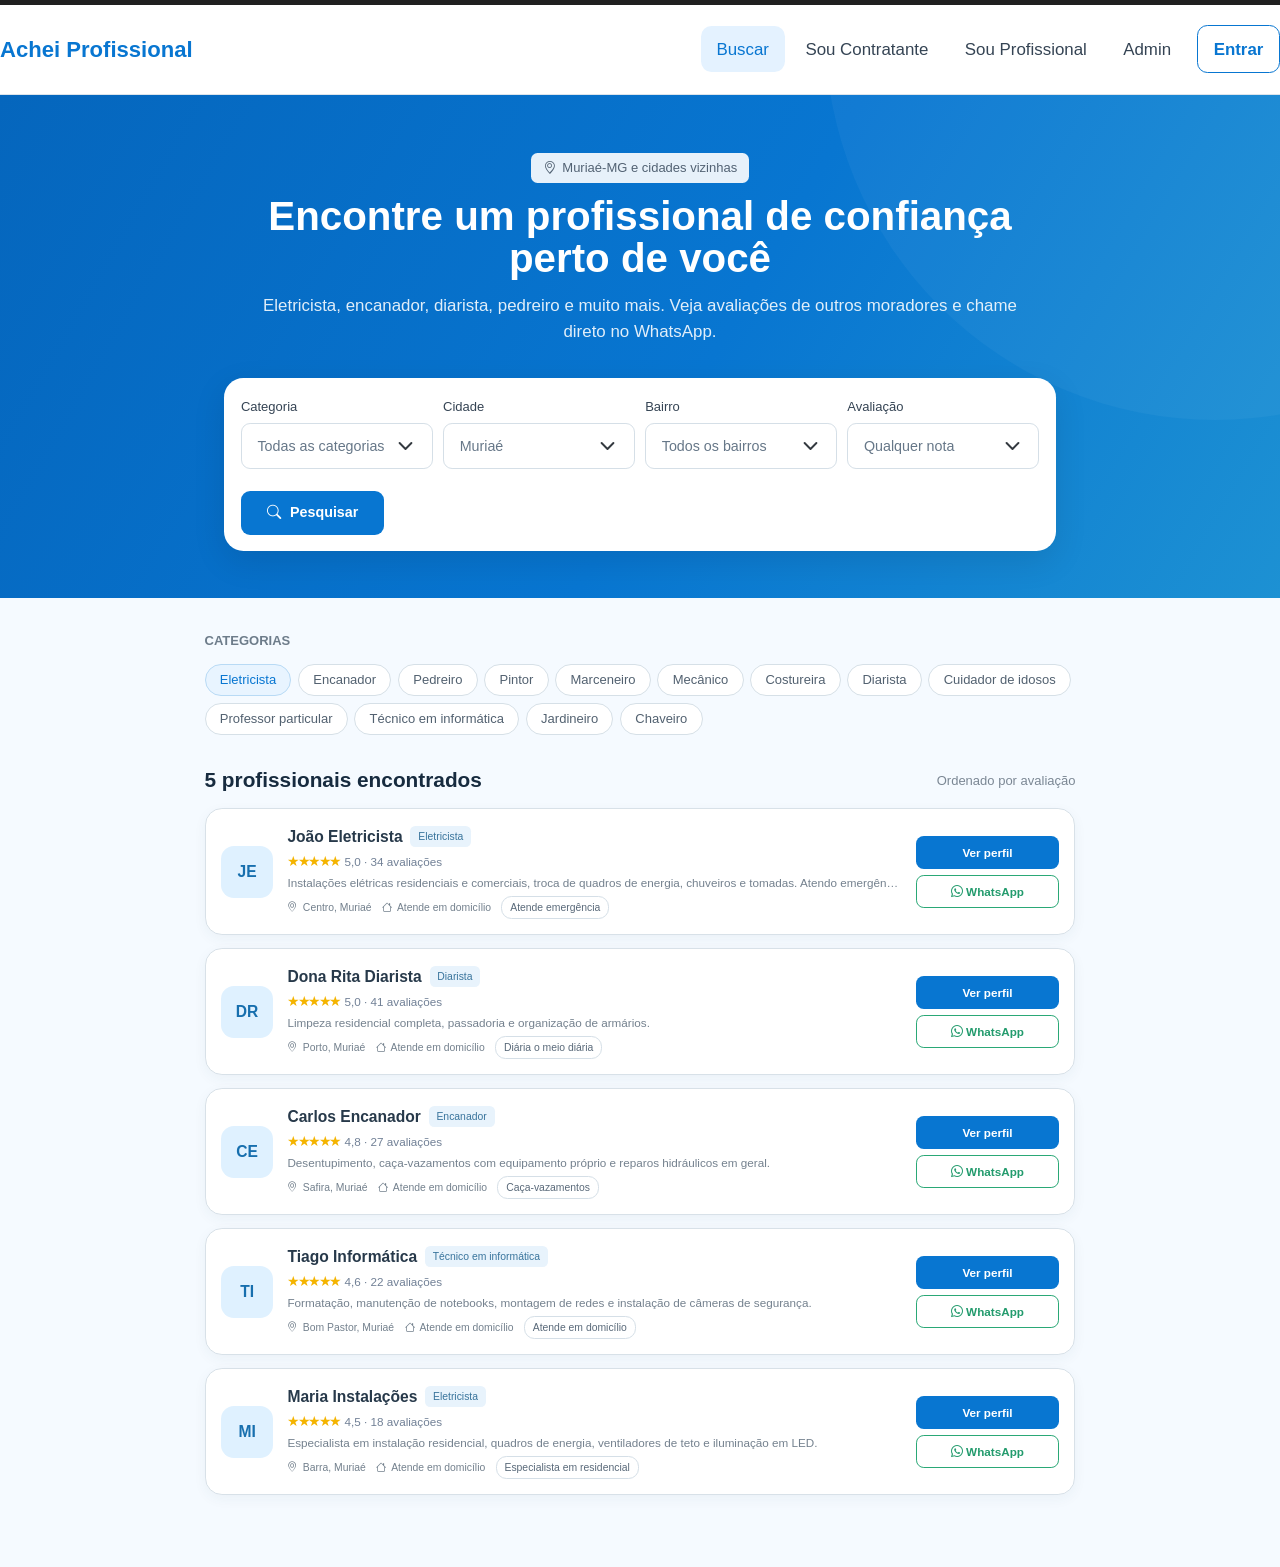
<file: template/index.html>
<!DOCTYPE html>
<html lang="pt-BR">

<head>
    <meta charset="UTF-8">
    <meta name="viewport" content="width=device-width, initial-scale=1.0">

    <title>Buscar profissionais - Achei Profissional</title>

    <!-- Bootstrap -->
    <link href="https://cdn.jsdelivr.net/npm/bootstrap@5.3.3/dist/css/bootstrap.min.css" rel="stylesheet">

    <!-- Bootstrap Icons -->
    <link rel="stylesheet" href="https://cdn.jsdelivr.net/npm/bootstrap-icons@1.11.3/font/bootstrap-icons.min.css">

    <style>
        :root {
            --primary: #0876d1;
            --primary-dark: #0567b9;
            --background: #f5faff;
            --text: #172b3f;
            --muted: #718096;
            --border: #d8e1e8;
            --yellow: #f4b400;
        }

        * {
            box-sizing: border-box;
        }

        body {
            margin: 0;
            background: var(--background);
            color: var(--text);

            font-family:
                -apple-system,
                BlinkMacSystemFont,
                "Segoe UI",
                Roboto,
                Arial,
                sans-serif;
        }

        /* ========================================
           TOPO
        ======================================== */

        /* ========================================
           NAVBAR PADRAO
        ======================================== */

        .top-border {
            height: 4px;
            background: #202020;
        }

        .navbar-custom {
            background: #fff;
            border-bottom: 1px solid #dce4eb;
        }

        .navbar-inner-wrap {
            display: flex;
            align-items: center;
            justify-content: space-between;
            flex-wrap: wrap;
            min-height: 68px;
            padding: 10px 0;
        }

        .brand {
            color: var(--primary);
            font-size: 17px;
            font-weight: 700;
            text-decoration: none;
        }

        .navbar-toggler-custom {
            display: none;
            width: 38px;
            height: 36px;
            align-items: center;
            justify-content: center;
            border: 1px solid #d5dfe7;
            border-radius: 8px;
            background: #fff;
            color: var(--primary);
            font-size: 18px;
            padding: 0;
            line-height: 1;
            cursor: pointer;
        }

        .navbar-toggler-custom:focus {
            outline: none;
            box-shadow: 0 0 0 3px rgba(8, 118, 209, .15);
        }

        .nav-collapse {
            flex-basis: 100%;
        }

        .nav-links-wrap {
            display: flex;
            align-items: center;
            gap: 4px;
            flex-wrap: wrap;
        }

        .nav-link-custom {
            color: #354454;
            font-size: 13px;
            text-decoration: none;
            padding: 8px 12px;
            border-radius: 8px;
            transition: .2s;
            white-space: nowrap;
        }

        .nav-link-custom:hover,
        .nav-link-custom.active {
            background: #e4f2ff;
            color: var(--primary);
        }

        .nav-link-login {
            border: 1px solid var(--primary);
            color: var(--primary);
            font-weight: 600;
            margin-left: 4px;
        }

        .nav-link-login:hover,
        .nav-link-login.active {
            background: var(--primary);
            color: #fff;
        }

        @media (max-width: 767.98px) {

            .navbar-inner-wrap {
                min-height: 58px;
                padding: 8px 0;
            }

            .navbar-toggler-custom {
                display: flex;
            }

            .nav-collapse {
                width: 100%;
            }

            .nav-links-wrap {
                flex-direction: column;
                align-items: stretch;
                gap: 4px;
                padding: 10px 0 14px;
                margin-top: 4px;
                border-top: 1px solid #e6edf2;
            }

            .nav-link-custom {
                padding: 10px 12px;
            }

            .nav-link-login {
                margin-left: 0;
                margin-top: 2px;
                text-align: center;
            }

        }

        @media (min-width: 768px) {

            .nav-collapse {
                display: flex !important;
                height: auto !important;
                flex-basis: auto;
            }

        }


        /* ========================================
           HERO
        ======================================== */

        .hero {
            position: relative;

            padding: 42px 20px 36px;

            background:
                linear-gradient(120deg,
                    #0566bd 0%,
                    #0876d1 55%,
                    #1d91d3 100%);

            color: #fff;

            overflow: hidden;
        }

        .hero::after {
            content: "";

            position: absolute;

            width: 600px;
            height: 600px;

            border-radius: 50%;

            background: rgba(255, 255, 255, .04);

            right: -250px;
            top: -350px;
        }

        .location-badge {
            display: inline-flex;
            align-items: center;

            gap: 5px;

            padding: 4px 9px;

            border-radius: 5px;

            background: rgba(255, 255, 255, .9);

            color: #526273;

            font-size: 10px;
            font-weight: 500;

            margin-bottom: 10px;
        }

        .hero h1 {
            position: relative;
            z-index: 1;

            max-width: 720px;

            margin: 0 auto 10px;

            font-size: 31px;
            line-height: 1.05;

            font-weight: 700;
        }

        .hero-description {
            position: relative;
            z-index: 1;

            max-width: 600px;

            margin: 0 auto 26px;

            color: rgba(255, 255, 255, .88);

            font-size: 13px;
            line-height: 1.5;
        }


        /* ========================================
           FILTROS
        ======================================== */

        .search-box {
            position: relative;
            z-index: 2;

            max-width: 640px;

            margin: 0 auto;

            background: #fff;

            border-radius: 15px;

            padding: 15px 13px 12px;

            box-shadow:
                0 8px 25px rgba(0, 0, 0, .10);
        }

        .filter-label {
            display: block;

            margin-bottom: 5px;

            color: #354454;

            font-size: 10px;
            font-weight: 500;
        }

        .filter-select {
            height: 35px;

            border: 1px solid #d5dfe7;

            border-radius: 7px;

            color: #667788;

            font-size: 11px;

            box-shadow: none !important;
        }

        .filter-select:focus {
            border-color: var(--primary);
        }

        .btn-search {
            height: 34px;

            padding: 0 20px;

            margin-top: 17px;

            border: none;
            border-radius: 7px;

            background: var(--primary);

            color: #fff;

            font-size: 11px;
            font-weight: 600;
        }

        .btn-search:hover {
            background: var(--primary-dark);
        }


        /* ========================================
           CONTEÚDO
        ======================================== */

        .content {
            max-width: 700px;

            margin: 0 auto;

            padding: 26px 15px 45px;
        }


        /* ========================================
           CATEGORIAS
        ======================================== */

        .section-label {
            color: #6d7c8a;

            font-size: 10px;

            font-weight: 600;

            text-transform: uppercase;

            margin-bottom: 10px;
        }

        .category-list {
            display: flex;

            flex-wrap: wrap;

            gap: 5px;

            margin-bottom: 25px;
        }

        .category {
            display: inline-flex;
            align-items: center;

            height: 25px;

            padding: 0 11px;

            border: 1px solid #d6e0e7;

            border-radius: 20px;

            background: #fff;

            color: #526170;

            font-size: 10px;

            cursor: pointer;

            transition: .2s;
        }

        .category:hover,
        .category.active {
            border-color: #b8daf5;

            background: #e8f4ff;

            color: var(--primary);
        }


        /* ========================================
           CABEÇALHO DOS RESULTADOS
        ======================================== */

        .results-header {
            display: flex;

            align-items: center;
            justify-content: space-between;

            margin-bottom: 12px;
        }

        .results-title {
            margin: 0;

            font-size: 16px;

            font-weight: 700;
        }

        .results-order {
            color: #7b8794;

            font-size: 10px;
        }


        /* ========================================
           CARD PROFISSIONAL
        ======================================== */

        .professional-card {
            display: flex;

            align-items: center;

            gap: 11px;

            background: #fff;

            border: 1px solid var(--border);

            border-radius: 13px;

            padding: 12px;

            margin-bottom: 10px;

            box-shadow:
                0 3px 10px rgba(40, 70, 100, .05);
        }

        .avatar {
            flex: 0 0 40px;

            width: 40px;
            height: 40px;

            display: flex;

            align-items: center;
            justify-content: center;

            border-radius: 10px;

            background: #dff1ff;

            color: #176fae;

            font-size: 12px;

            font-weight: 700;
        }

        .professional-info {
            min-width: 0;

            flex: 1;
        }

        .professional-name-row {
            display: flex;

            align-items: center;

            gap: 6px;

            margin-bottom: 2px;
        }

        .professional-name {
            font-size: 12px;

            font-weight: 700;

            color: #27394a;
        }

        .professional-category {
            padding: 2px 6px;

            border-radius: 4px;

            background: #e8f3fc;

            color: #39749c;

            font-size: 8px;

            white-space: nowrap;
        }

        .rating {
            display: flex;

            align-items: center;

            gap: 4px;

            margin-bottom: 2px;
        }

        .stars {
            color: var(--yellow);

            font-size: 11px;

            letter-spacing: -2px;
        }

        .rating-text {
            color: #718096;

            font-size: 9px;
        }

        .description {
            color: #74818e;

            font-size: 9px;

            line-height: 1.35;

            margin-bottom: 4px;

            white-space: nowrap;

            overflow: hidden;

            text-overflow: ellipsis;
        }

        .professional-meta {
            display: flex;

            flex-wrap: wrap;

            align-items: center;

            gap: 8px;

            color: #73808d;

            font-size: 8px;
        }

        .professional-meta i {
            margin-right: 2px;
        }

        .tag {
            padding: 2px 6px;

            border: 1px solid #d5dfe7;

            border-radius: 8px;

            color: #596979;

            background: #fff;

            font-size: 8px;
        }


        /* ========================================
           AÇÕES
        ======================================== */

        .professional-actions {
            flex: 0 0 110px;

            display: flex;

            flex-direction: column;

            gap: 5px;
        }

        .btn-profile,
        .btn-whatsapp {
            width: 100%;

            height: 25px;

            border-radius: 6px;

            font-size: 9px;

            font-weight: 600;
        }

        .btn-profile {
            border: none;

            background: var(--primary);

            color: #fff;
        }

        .btn-profile:hover {
            background: var(--primary-dark);
        }

        .btn-whatsapp {
            border: 1px solid #2aa876;

            background: #fff;

            color: #239b6d;
        }

        .btn-whatsapp:hover {
            background: #effcf7;
        }


        /* ========================================
           RESPONSIVO
        ======================================== */

        @media (max-width: 576px) {

            .hero {
                padding-top: 35px;
            }

            .hero h1 {
                font-size: 26px;
            }

            .search-box {
                padding: 14px;
            }

            .professional-card {
                align-items: flex-start;
            }

            .professional-actions {
                flex-basis: 85px;
            }

            .description {
                white-space: normal;
            }

        }

        @media (max-width: 430px) {

            .professional-card {
                flex-wrap: wrap;
            }

            .professional-info {
                width: calc(100% - 55px);
            }

            .professional-actions {
                width: 100%;

                flex-direction: row;

                flex-basis: 100%;
            }

        }
    </style>


    <!-- Ajuste para telas maiores: amplia o conteúdo proporcionalmente em monitores de computador -->
    <style>
        @media (min-width: 992px) and (max-width: 1199.98px) {
            body { zoom: 1.15; }
        }
        @media (min-width: 1200px) and (max-width: 1599.98px) {
            body { zoom: 1.3; }
        }
        @media (min-width: 1600px) {
            body { zoom: 1.45; }
        }
    </style>
</head>


<body>


    <!-- ==========================================
     TOPO
=========================================== -->

    <div class="top-border"></div>

    <header class="navbar-custom">
        <div class="container navbar-inner-wrap">

            <a href="index.html" class="brand">
                Achei Profissional
            </a>

            <button
                class="navbar-toggler-custom"
                type="button"
                data-bs-toggle="collapse"
                data-bs-target="#navbarPadrao"
                aria-controls="navbarPadrao"
                aria-expanded="false"
                aria-label="Abrir menu de navegação">
                <i class="bi bi-list"></i>
            </button>

            <nav class="collapse nav-collapse" id="navbarPadrao">
                <div class="nav-links-wrap">

                    <a href="index.html" class="nav-link-custom active">
                        Buscar
                    </a>

                    <a href="./pages/perfil-contratante.html" class="nav-link-custom">
                        Sou Contratante
                    </a>

                    <a href="./pages/perfil-profissional.html" class="nav-link-custom">
                        Sou Profissional
                    </a>

                    <a href="./pages/admin-achei-profissional.html" class="nav-link-custom">
                        Admin
                    </a>

                    <a href="./pages/login.html" class="nav-link-custom nav-link-login">
                        Entrar
                    </a>

                </div>
            </nav>

        </div>
    </header>


    <!-- ==========================================
     HERO
=========================================== -->

    <section class="hero">

        <div class="container text-center">

            <div class="location-badge">

                <i class="bi bi-geo-alt"></i>

                Muriaé-MG e cidades vizinhas

            </div>


            <h1>
                Encontre um profissional de confiança
                <br>
                perto de você
            </h1>


            <p class="hero-description">

                Eletricista, encanador, diarista, pedreiro e muito mais.
                Veja avaliações de outros moradores e chame direto no WhatsApp.

            </p>


            <!-- ==================================
             FILTROS
        =================================== -->

            <div class="search-box text-start">

                <div class="row g-2">

                    <!-- Categoria -->

                    <div class="col-md-3">

                        <label class="filter-label">
                            Categoria
                        </label>

                        <select class="form-select filter-select">

                            <option>
                                Todas as categorias
                            </option>

                            <option>
                                Eletricista
                            </option>

                            <option>
                                Encanador
                            </option>

                            <option>
                                Pedreiro
                            </option>

                            <option>
                                Pintor
                            </option>

                            <option>
                                Marceneiro
                            </option>

                        </select>

                    </div>


                    <!-- Cidade -->

                    <div class="col-md-3">

                        <label class="filter-label">
                            Cidade
                        </label>

                        <select class="form-select filter-select">

                            <option>
                                Muriaé
                            </option>

                            <option>
                                Mirai
                            </option>

                            <option>
                                Eugenópolis
                            </option>

                            <option>
                                Patrocínio do Muriaé
                            </option>

                        </select>

                    </div>


                    <!-- Bairro -->

                    <div class="col-md-3">

                        <label class="filter-label">
                            Bairro
                        </label>

                        <select class="form-select filter-select">

                            <option>
                                Todos os bairros
                            </option>

                            <option>
                                Centro
                            </option>

                            <option>
                                Barra
                            </option>

                            <option>
                                Safira
                            </option>

                            <option>
                                Porto
                            </option>

                            <option>
                                São Joaquim
                            </option>

                        </select>

                    </div>


                    <!-- Avaliação -->

                    <div class="col-md-3">

                        <label class="filter-label">
                            Avaliação
                        </label>

                        <select class="form-select filter-select">

                            <option>
                                Qualquer nota
                            </option>

                            <option>
                                5 estrelas
                            </option>

                            <option>
                                4 estrelas ou mais
                            </option>

                            <option>
                                3 estrelas ou mais
                            </option>

                        </select>

                    </div>

                </div>


                <button type="button" class="btn-search">

                    <i class="bi bi-search me-1"></i>

                    Pesquisar

                </button>

            </div>

        </div>

    </section>


    <!-- ==========================================
     CONTEÚDO
=========================================== -->

    <main class="content">


        <!-- ======================================
         CATEGORIAS
    ======================================= -->

        <div class="section-label">
            Categorias
        </div>


        <div class="category-list">

            <button class="category active">
                Eletricista
            </button>

            <button class="category">
                Encanador
            </button>

            <button class="category">
                Pedreiro
            </button>

            <button class="category">
                Pintor
            </button>

            <button class="category">
                Marceneiro
            </button>

            <button class="category">
                Mecânico
            </button>

            <button class="category">
                Costureira
            </button>

            <button class="category">
                Diarista
            </button>

            <button class="category">
                Cuidador de idosos
            </button>

            <button class="category">
                Professor particular
            </button>

            <button class="category">
                Técnico em informática
            </button>

            <button class="category">
                Jardineiro
            </button>

            <button class="category">
                Chaveiro
            </button>

        </div>


        <!-- ======================================
         RESULTADOS
    ======================================= -->

        <div class="results-header">

            <h2 class="results-title">
                5 profissionais encontrados
            </h2>

            <span class="results-order">
                Ordenado por avaliação
            </span>

        </div>


        <!-- ======================================
         PROFISSIONAL 1
    ======================================= -->

        <article class="professional-card">

            <div class="avatar">
                JE
            </div>

            <div class="professional-info">

                <div class="professional-name-row">

                    <span class="professional-name">
                        João Eletricista
                    </span>

                    <span class="professional-category">
                        Eletricista
                    </span>

                </div>


                <div class="rating">

                    <span class="stars">
                        ★★★★★
                    </span>

                    <span class="rating-text">
                        5,0 · 34 avaliações
                    </span>

                </div>


                <div class="description">

                    Instalações elétricas residenciais e comerciais,
                    troca de quadros de energia, chuveiros e tomadas.
                    Atendo emergências 24 horas em Muriaé e região.

                </div>


                <div class="professional-meta">

                    <span>
                        <i class="bi bi-geo-alt"></i>
                        Centro, Muriaé
                    </span>

                    <span>
                        <i class="bi bi-house"></i>
                        Atende em domicílio
                    </span>

                    <span class="tag">
                        Atende emergência
                    </span>

                </div>

            </div>


            <div class="professional-actions">

                <button class="btn-profile">
                    Ver perfil
                </button>

                <button class="btn-whatsapp">

                    <i class="bi bi-whatsapp"></i>

                    WhatsApp

                </button>

            </div>

        </article>


        <!-- ======================================
         PROFISSIONAL 2
    ======================================= -->

        <article class="professional-card">

            <div class="avatar">
                DR
            </div>

            <div class="professional-info">

                <div class="professional-name-row">

                    <span class="professional-name">
                        Dona Rita Diarista
                    </span>

                    <span class="professional-category">
                        Diarista
                    </span>

                </div>


                <div class="rating">

                    <span class="stars">
                        ★★★★★
                    </span>

                    <span class="rating-text">
                        5,0 · 41 avaliações
                    </span>

                </div>


                <div class="description">

                    Limpeza residencial completa,
                    passadoria e organização de armários.

                </div>


                <div class="professional-meta">

                    <span>
                        <i class="bi bi-geo-alt"></i>
                        Porto, Muriaé
                    </span>

                    <span>
                        <i class="bi bi-house"></i>
                        Atende em domicílio
                    </span>

                    <span class="tag">
                        Diária o meio diária
                    </span>

                </div>

            </div>


            <div class="professional-actions">

                <button class="btn-profile">
                    Ver perfil
                </button>

                <button class="btn-whatsapp">

                    <i class="bi bi-whatsapp"></i>

                    WhatsApp

                </button>

            </div>

        </article>


        <!-- ======================================
         PROFISSIONAL 3
    ======================================= -->

        <article class="professional-card">

            <div class="avatar">
                CE
            </div>

            <div class="professional-info">

                <div class="professional-name-row">

                    <span class="professional-name">
                        Carlos Encanador
                    </span>

                    <span class="professional-category">
                        Encanador
                    </span>

                </div>


                <div class="rating">

                    <span class="stars">
                        ★★★★★
                    </span>

                    <span class="rating-text">
                        4,8 · 27 avaliações
                    </span>

                </div>


                <div class="description">

                    Desentupimento, caça-vazamentos com equipamento
                    próprio e reparos hidráulicos em geral.

                </div>


                <div class="professional-meta">

                    <span>
                        <i class="bi bi-geo-alt"></i>
                        Safira, Muriaé
                    </span>

                    <span>
                        <i class="bi bi-house"></i>
                        Atende em domicílio
                    </span>

                    <span class="tag">
                        Caça-vazamentos
                    </span>

                </div>

            </div>


            <div class="professional-actions">

                <button class="btn-profile">
                    Ver perfil
                </button>

                <button class="btn-whatsapp">

                    <i class="bi bi-whatsapp"></i>

                    WhatsApp

                </button>

            </div>

        </article>


        <!-- ======================================
         PROFISSIONAL 4
    ======================================= -->

        <article class="professional-card">

            <div class="avatar">
                TI
            </div>

            <div class="professional-info">

                <div class="professional-name-row">

                    <span class="professional-name">
                        Tiago Informática
                    </span>

                    <span class="professional-category">
                        Técnico em informática
                    </span>

                </div>


                <div class="rating">

                    <span class="stars">
                        ★★★★★
                    </span>

                    <span class="rating-text">
                        4,6 · 22 avaliações
                    </span>

                </div>


                <div class="description">

                    Formatação, manutenção de notebooks,
                    montagem de redes e instalação de câmeras
                    de segurança.

                </div>


                <div class="professional-meta">

                    <span>
                        <i class="bi bi-geo-alt"></i>
                        Bom Pastor, Muriaé
                    </span>

                    <span>
                        <i class="bi bi-house"></i>
                        Atende em domicílio
                    </span>

                    <span class="tag">
                        Atende em domicílio
                    </span>

                </div>

            </div>


            <div class="professional-actions">

                <button class="btn-profile">
                    Ver perfil
                </button>

                <button class="btn-whatsapp">

                    <i class="bi bi-whatsapp"></i>

                    WhatsApp

                </button>

            </div>

        </article>


        <!-- ======================================
         PROFISSIONAL 5
    ======================================= -->

        <article class="professional-card">

            <div class="avatar">
                MI
            </div>

            <div class="professional-info">

                <div class="professional-name-row">

                    <span class="professional-name">
                        Maria Instalações
                    </span>

                    <span class="professional-category">
                        Eletricista
                    </span>

                </div>


                <div class="rating">

                    <span class="stars">
                        ★★★★★
                    </span>

                    <span class="rating-text">
                        4,5 · 18 avaliações
                    </span>

                </div>


                <div class="description">

                    Especialista em instalação residencial,
                    quadros de energia, ventiladores de teto
                    e iluminação em LED.

                </div>


                <div class="professional-meta">

                    <span>
                        <i class="bi bi-geo-alt"></i>
                        Barra, Muriaé
                    </span>

                    <span>
                        <i class="bi bi-house"></i>
                        Atende em domicílio
                    </span>

                    <span class="tag">
                        Especialista em residencial
                    </span>

                </div>

            </div>


            <div class="professional-actions">

                <button class="btn-profile">
                    Ver perfil
                </button>

                <button class="btn-whatsapp">

                    <i class="bi bi-whatsapp"></i>

                    WhatsApp

                </button>

            </div>

        </article>


    </main>


    <!-- ==========================================
     JAVASCRIPT
=========================================== -->

    <script src="https://cdn.jsdelivr.net/npm/bootstrap@5.3.3/dist/js/bootstrap.bundle.min.js"></script>

    <script>

        /*
         * Seleção visual das categorias
         */

        const categories =
            document.querySelectorAll('.category');

        categories.forEach(category => {

            category.addEventListener('click', () => {

                categories.forEach(item => {
                    item.classList.remove('active');
                });

                category.classList.add('active');

            });

        });

    </script>

</body>

</html>
</file>
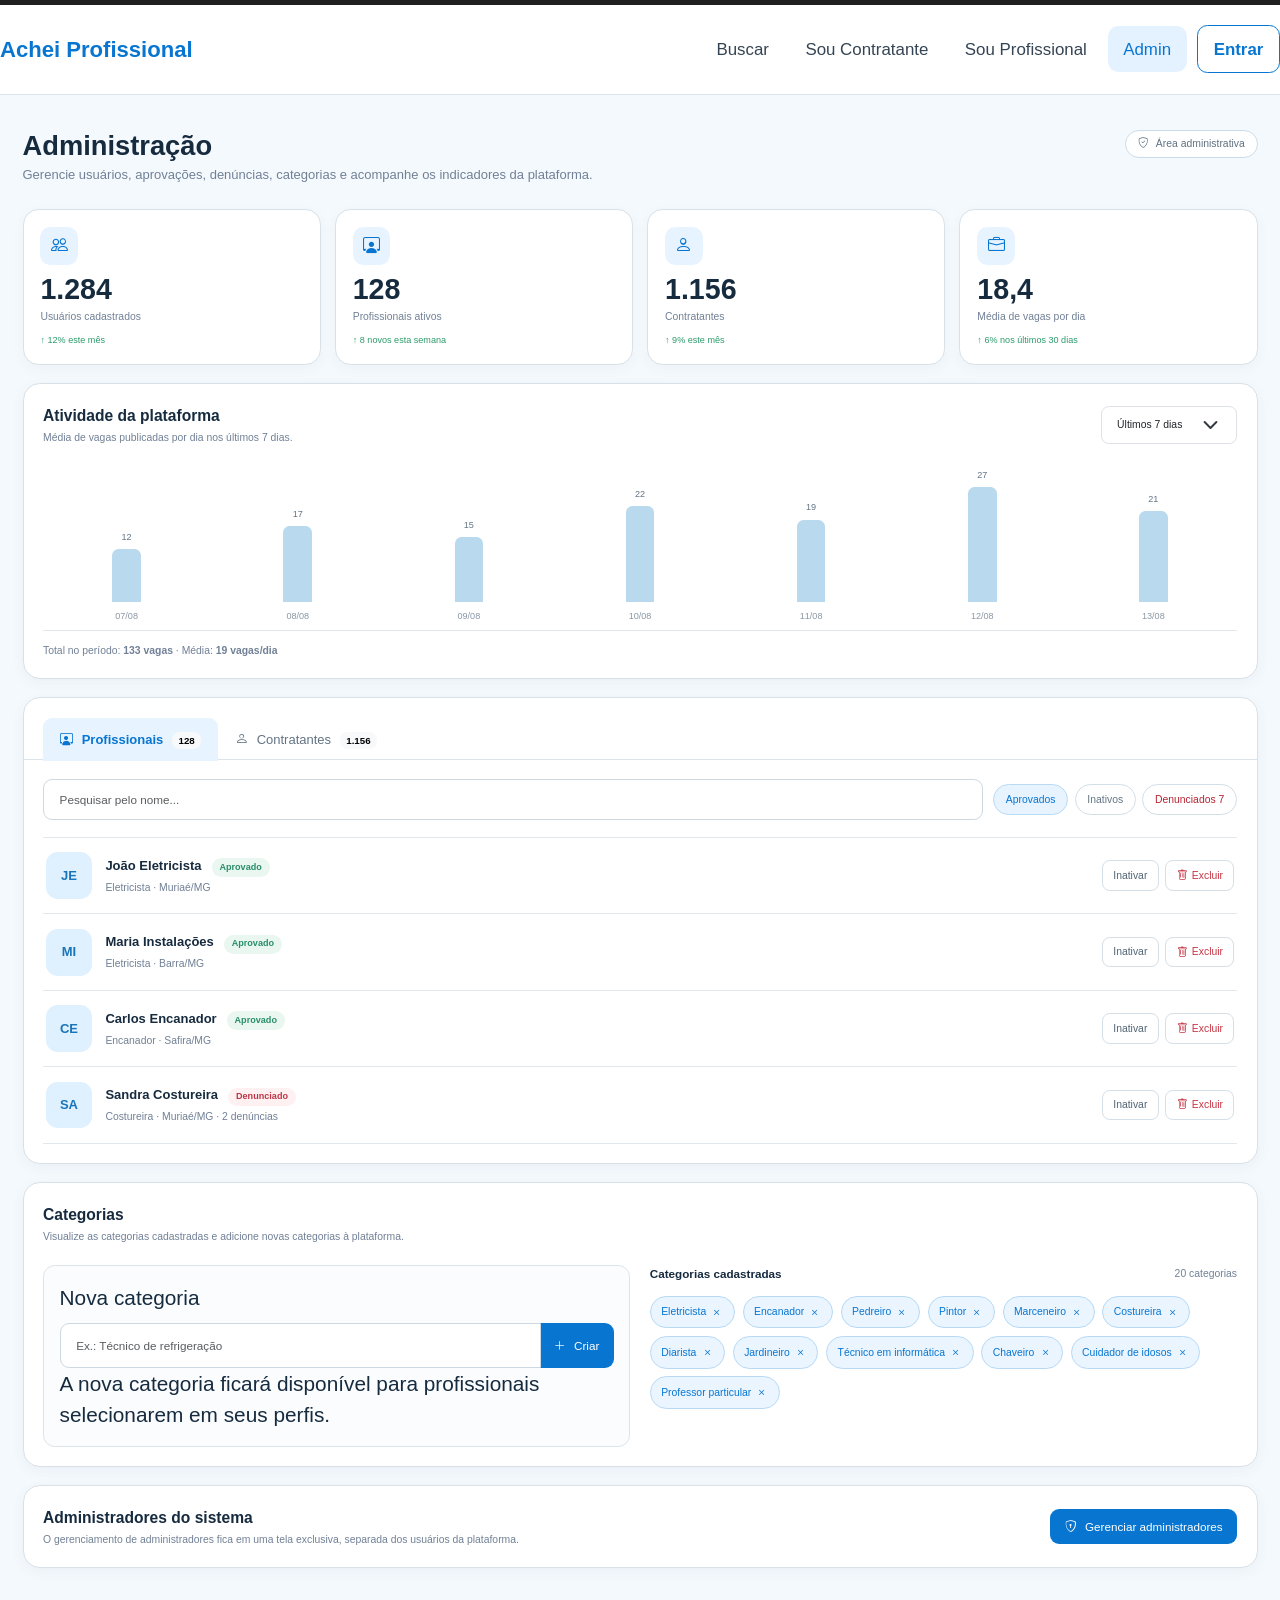
<file: template/pages/admin-achei-profissional.html>
<!DOCTYPE html>
<html lang="pt-BR">
<head>
<meta charset="UTF-8">
<meta name="viewport" content="width=device-width, initial-scale=1.0">
<title>Administração - Achei Profissional</title>

<link href="https://cdn.jsdelivr.net/npm/bootstrap@5.3.3/dist/css/bootstrap.min.css" rel="stylesheet">
<link rel="stylesheet" href="https://cdn.jsdelivr.net/npm/bootstrap-icons@1.11.3/font/bootstrap-icons.min.css">

<style>
:root{
    --primary:#0876d1;
    --primary-light:#e7f3ff;
    --bg:#f4f9fd;
    --text:#172b3f;
    --muted:#718096;
    --border:#d8e1e8;
    --danger:#dc3545;
}
*{box-sizing:border-box}
body{
    margin:0;
    background:var(--bg);
    color:var(--text);
    font-family:-apple-system,BlinkMacSystemFont,"Segoe UI",Roboto,Arial,sans-serif;
}
        /* ========================================
           NAVBAR PADRAO
        ======================================== */

        .top-border {
            height: 4px;
            background: #202020;
        }

        .navbar-custom {
            background: #fff;
            border-bottom: 1px solid #dce4eb;
        }

        .navbar-inner-wrap {
            display: flex;
            align-items: center;
            justify-content: space-between;
            flex-wrap: wrap;
            min-height: 68px;
            padding: 10px 0;
        }

        .brand {
            color: var(--primary);
            font-size: 17px;
            font-weight: 700;
            text-decoration: none;
        }

        .navbar-toggler-custom {
            display: none;
            width: 38px;
            height: 36px;
            align-items: center;
            justify-content: center;
            border: 1px solid #d5dfe7;
            border-radius: 8px;
            background: #fff;
            color: var(--primary);
            font-size: 18px;
            padding: 0;
            line-height: 1;
            cursor: pointer;
        }

        .navbar-toggler-custom:focus {
            outline: none;
            box-shadow: 0 0 0 3px rgba(8, 118, 209, .15);
        }

        .nav-collapse {
            flex-basis: 100%;
        }

        .nav-links-wrap {
            display: flex;
            align-items: center;
            gap: 4px;
            flex-wrap: wrap;
        }

        .nav-link-custom {
            color: #354454;
            font-size: 13px;
            text-decoration: none;
            padding: 8px 12px;
            border-radius: 8px;
            transition: .2s;
            white-space: nowrap;
        }

        .nav-link-custom:hover,
        .nav-link-custom.active {
            background: #e4f2ff;
            color: var(--primary);
        }

        .nav-link-login {
            border: 1px solid var(--primary);
            color: var(--primary);
            font-weight: 600;
            margin-left: 4px;
        }

        .nav-link-login:hover,
        .nav-link-login.active {
            background: var(--primary);
            color: #fff;
        }

        @media (max-width: 767.98px) {

            .navbar-inner-wrap {
                min-height: 58px;
                padding: 8px 0;
            }

            .navbar-toggler-custom {
                display: flex;
            }

            .nav-collapse {
                width: 100%;
            }

            .nav-links-wrap {
                flex-direction: column;
                align-items: stretch;
                gap: 4px;
                padding: 10px 0 14px;
                margin-top: 4px;
                border-top: 1px solid #e6edf2;
            }

            .nav-link-custom {
                padding: 10px 12px;
            }

            .nav-link-login {
                margin-left: 0;
                margin-top: 2px;
                text-align: center;
            }

        }

        @media (min-width: 768px) {

            .nav-collapse {
                display: flex !important;
                height: auto !important;
                flex-basis: auto;
            }

        }

.page{padding:27px 15px 50px}
.container-admin{max-width:950px;margin:auto}
.page-header{
    display:flex;justify-content:space-between;align-items:flex-start;margin-bottom:19px
}
.page-title{font-size:21px;font-weight:700;margin:0}
.page-description{font-size:10px;color:var(--muted);margin-top:2px}
.admin-badge{
    border:1px solid #cbdce9;background:#fff;color:#607282;border-radius:12px;
    padding:4px 9px;font-size:8px
}

/* Dashboard */
.stats-grid{
    display:grid;grid-template-columns:repeat(4,1fr);gap:11px;margin-bottom:14px
}
.stat-card{
    background:#fff;border:1px solid var(--border);border-radius:12px;padding:13px;
    box-shadow:0 3px 10px rgba(35,70,100,.04)
}
.stat-icon{
    width:29px;height:29px;border-radius:8px;background:var(--primary-light);
    color:var(--primary);display:flex;align-items:center;justify-content:center;font-size:13px;
    margin-bottom:8px
}
.stat-number{font-size:22px;font-weight:700;line-height:1}
.stat-label{font-size:8px;color:var(--muted);margin-top:4px}
.stat-change{font-size:7px;color:#2c9b6b;margin-top:7px}

/* Cards */
.card-custom{
    background:#fff;border:1px solid var(--border);border-radius:13px;
    padding:15px;margin-bottom:14px;box-shadow:0 3px 10px rgba(35,70,100,.05)
}
.section-title{font-size:12px;font-weight:700;margin:0}
.section-subtitle{font-size:8px;color:var(--muted);margin-top:2px}

/* Main tabs */
.main-tabs{
    border-bottom:1px solid #dbe4eb;margin:0 -15px 14px;padding:0 15px
}
.main-tabs .nav-link{
    border:0;border-radius:7px 7px 0 0;color:#627384;font-size:10px;padding:9px 13px
}
.main-tabs .nav-link.active{
    color:var(--primary);background:var(--primary-light);font-weight:600
}

/* Filter */
.filter-bar{
    display:flex;gap:8px;align-items:center;flex-wrap:wrap;margin:13px 0
}
.filter-bar .form-control,.filter-bar .form-select{
    height:32px;font-size:9px;border:1px solid #ccd9e3;border-radius:7px;box-shadow:none
}
.filter-search{flex:1;min-width:190px}
.status-tabs{
    display:flex;gap:5px
}
.status-tab{
    border:1px solid #d3dfe7;background:#fff;color:#657584;border-radius:15px;
    padding:5px 9px;font-size:8px
}
.status-tab.active{background:var(--primary-light);border-color:#b8daf3;color:var(--primary)}
.status-tab.reported{color:#b42332}
.status-tab.reported.active{background:#fff0f1;border-color:#f1c1c6}

/* User rows */
.user-list{border-top:1px solid #e1e8ed}
.user-row{
    display:flex;align-items:center;justify-content:space-between;gap:12px;
    padding:11px 2px;border-bottom:1px solid #e1e8ed
}
.user-main{display:flex;align-items:center;gap:10px;min-width:0}
.avatar{
    width:36px;height:36px;flex:0 0 36px;border-radius:9px;background:#dff0ff;
    color:#1975b9;display:flex;align-items:center;justify-content:center;
    font-size:10px;font-weight:700
}
.user-name{font-size:10px;font-weight:600}
.user-meta{font-size:8px;color:var(--muted);margin-top:2px}
.user-status{
    display:inline-block;padding:2px 6px;border-radius:8px;font-size:7px;margin-left:5px
}
.status-approved{background:#e9f7f0;color:#278e68}
.status-reported{background:#fff0f1;color:#bd3545}
.status-inactive{background:#eef1f3;color:#7b8790}
.status-blocked{background:#fff4df;color:#a96800}
.status-pending{background:#f0edff;color:#6651a8}
.row-actions{display:flex;gap:5px;flex-shrink:0}
.btn-row{
    border:1px solid #d4dfe7;background:#fff;color:#526575;border-radius:6px;
    padding:5px 8px;font-size:8px
}
.btn-row:hover{background:#f5f9fc}
.btn-danger{color:#c63745}
.btn-primary{
    border:0;background:var(--primary);color:#fff;border-radius:7px;padding:7px 11px;font-size:9px
}

/* Categories */
.category-management{
    display:grid;grid-template-columns:1fr 1fr;gap:15px
}
.category-create{
    border:1px solid #dbe4eb;border-radius:9px;padding:12px;background:#fafcfe
}
.category-create .form-control{
    height:34px;font-size:9px;border:1px solid #ccd9e3;border-radius:7px
}
.category-chips{
    display:flex;flex-wrap:wrap;gap:6px;margin-top:10px
}
.category-chip{
    display:inline-flex;align-items:center;gap:4px;padding:5px 8px;border-radius:13px;
    background:#eaf5ff;border:1px solid #b7d9f4;color:#0876d1;font-size:8px
}
.category-chip button{
    border:0;background:transparent;color:#0876d1;padding:0;font-size:9px
}

/* Admin users */
.admin-row{
    display:flex;justify-content:space-between;align-items:center;padding:10px 0;
    border-bottom:1px solid #e3e9ee
}
.admin-row:last-child{border-bottom:0}
.admin-name{font-size:9px;font-weight:600}
.admin-email{font-size:8px;color:var(--muted)}
.admin-tag{
    padding:3px 6px;border-radius:8px;background:#e7f3ff;color:#0876d1;font-size:7px
}

/* chart */
.chart{
    height:135px;display:flex;align-items:flex-end;gap:13px;padding:15px 5px 22px;
    border-bottom:1px solid #dfe7ec
}
.bar-wrap{height:100%;flex:1;display:flex;align-items:flex-end;justify-content:center;position:relative}
.bar{
    width:22px;max-width:70%;background:#b9d9ef;border-radius:5px 5px 0 0;position:relative
}
.bar span{
    position:absolute;top:-14px;left:50%;transform:translateX(-50%);font-size:7px;color:#607282
}
.day{
    position:absolute;bottom:-17px;font-size:7px;color:#8997a5
}
.chart-note{font-size:8px;color:var(--muted);margin-top:9px}

/* Responsive */
@media(max-width:800px){
    .stats-grid{grid-template-columns:repeat(2,1fr)}
    .category-management{grid-template-columns:1fr}
}
@media(max-width:600px){
    .page-header{flex-direction:column;gap:8px}
    .user-row{align-items:flex-start}
    .row-actions{flex-direction:column}
    .main-tabs .nav-link{padding:8px}
}
@media(max-width:420px){
    .stats-grid{grid-template-columns:1fr}
    .filter-search{min-width:0;width:100%}
    .status-tabs{width:100%}
    .admin-row{flex-direction:column;align-items:flex-start;gap:8px}
    .row-actions{width:100%}
}
</style>

    <!-- Ajuste para telas maiores: amplia o conteúdo proporcionalmente em monitores de computador -->
    <style>
        @media (min-width: 992px) and (max-width: 1199.98px) {
            body { zoom: 1.15; }
        }
        @media (min-width: 1200px) and (max-width: 1599.98px) {
            body { zoom: 1.3; }
        }
        @media (min-width: 1600px) {
            body { zoom: 1.45; }
        }
    </style>
</head>


<body>

<div class="top-border"></div>

<header class="navbar-custom">
    <div class="container navbar-inner-wrap">

        <a href="index.html" class="brand">Achei Profissional</a>

        <button
            class="navbar-toggler-custom"
            type="button"
            data-bs-toggle="collapse"
            data-bs-target="#navbarPadrao"
            aria-controls="navbarPadrao"
            aria-expanded="false"
            aria-label="Abrir menu de navegação">
            <i class="bi bi-list"></i>
        </button>

        <nav class="collapse nav-collapse" id="navbarPadrao">
            <div class="nav-links-wrap">
                <a href="index.html" class="nav-link-custom">Buscar</a>
                <a href="perfil-contratante.html" class="nav-link-custom">Sou Contratante</a>
                <a href="perfil-profissional.html" class="nav-link-custom">Sou Profissional</a>
                <a href="admin-achei-profissional.html" class="nav-link-custom active">Admin</a>
                <a href="login.html" class="nav-link-custom nav-link-login">Entrar</a>
            </div>
        </nav>

    </div>
</header>

<main class="page">
<div class="container-admin">

    <div class="page-header">
        <div>
            <h1 class="page-title">Administração</h1>
            <div class="page-description">
                Gerencie usuários, aprovações, denúncias, categorias e acompanhe os indicadores da plataforma.
            </div>
        </div>
        <span class="admin-badge">
            <i class="bi bi-shield-check me-1"></i> Área administrativa
        </span>
    </div>

    <!-- DASHBOARD -->
    <div class="stats-grid">

        <div class="stat-card">
            <div class="stat-icon"><i class="bi bi-people"></i></div>
            <div class="stat-number">1.284</div>
            <div class="stat-label">Usuários cadastrados</div>
            <div class="stat-change">↑ 12% este mês</div>
        </div>

        <div class="stat-card">
            <div class="stat-icon"><i class="bi bi-person-workspace"></i></div>
            <div class="stat-number">128</div>
            <div class="stat-label">Profissionais ativos</div>
            <div class="stat-change">↑ 8 novos esta semana</div>
        </div>

        <div class="stat-card">
            <div class="stat-icon"><i class="bi bi-person"></i></div>
            <div class="stat-number">1.156</div>
            <div class="stat-label">Contratantes</div>
            <div class="stat-change">↑ 9% este mês</div>
        </div>

        <div class="stat-card">
            <div class="stat-icon"><i class="bi bi-briefcase"></i></div>
            <div class="stat-number">18,4</div>
            <div class="stat-label">Média de vagas por dia</div>
            <div class="stat-change">↑ 6% nos últimos 30 dias</div>
        </div>

    </div>

    <!-- SEGUNDO BLOCO DE INDICADORES -->
    <div class="card-custom">

        <div class="d-flex justify-content-between align-items-center mb-2">
            <div>
                <div class="section-title">Atividade da plataforma</div>
                <div class="section-subtitle">Média de vagas publicadas por dia nos últimos 7 dias.</div>
            </div>

            <select class="form-select" style="width:105px;height:29px;font-size:8px">
                <option>Últimos 7 dias</option>
                <option>Últimos 30 dias</option>
                <option>Este ano</option>
            </select>
        </div>

        <div class="chart">
            <div class="bar-wrap"><div class="bar" style="height:42%"><span>12</span></div><div class="day">07/08</div></div>
            <div class="bar-wrap"><div class="bar" style="height:60%"><span>17</span></div><div class="day">08/08</div></div>
            <div class="bar-wrap"><div class="bar" style="height:51%"><span>15</span></div><div class="day">09/08</div></div>
            <div class="bar-wrap"><div class="bar" style="height:76%"><span>22</span></div><div class="day">10/08</div></div>
            <div class="bar-wrap"><div class="bar" style="height:65%"><span>19</span></div><div class="day">11/08</div></div>
            <div class="bar-wrap"><div class="bar" style="height:91%"><span>27</span></div><div class="day">12/08</div></div>
            <div class="bar-wrap"><div class="bar" style="height:72%"><span>21</span></div><div class="day">13/08</div></div>
        </div>

        <div class="chart-note">
            Total no período: <strong>133 vagas</strong> · Média: <strong>19 vagas/dia</strong>
        </div>

    </div>

    <!-- USUÁRIOS -->
    <section class="card-custom">

        <ul class="nav nav-tabs main-tabs" id="usersTabs">

            <li class="nav-item">
                <button class="nav-link active" data-bs-toggle="tab" data-bs-target="#profissionais">
                    <i class="bi bi-person-workspace me-1"></i>
                    Profissionais
                    <span class="badge text-bg-light ms-1">128</span>
                </button>
            </li>

            <li class="nav-item">
                <button class="nav-link" data-bs-toggle="tab" data-bs-target="#contratantes">
                    <i class="bi bi-person me-1"></i>
                    Contratantes
                    <span class="badge text-bg-light ms-1">1.156</span>
                </button>
            </li>

        </ul>

        <div class="tab-content">

            <!-- PROFISSIONAIS -->
            <div class="tab-pane fade show active" id="profissionais">

                <div class="filter-bar">

                    <input
                        class="form-control filter-search"
                        placeholder="Pesquisar pelo nome..."
                    >

                    <div class="status-tabs">
                        <button class="status-tab active">Aprovados</button>
                        <button class="status-tab">Inativos</button>
                        <button class="status-tab reported">
                            Denunciados <span>7</span>
                        </button>
                    </div>

                </div>

                <div class="user-list">

                    <div class="user-row">
                        <div class="user-main">
                            <div class="avatar">JE</div>
                            <div>
                                <div class="user-name">
                                    João Eletricista
                                    <span class="user-status status-approved">Aprovado</span>
                                </div>
                                <div class="user-meta">Eletricista · Muriaé/MG</div>
                            </div>
                        </div>
                        <div class="row-actions">
                            <button class="btn-row">Inativar</button>
                            <button class="btn-row btn-danger"><i class="bi bi-trash me-1"></i>Excluir</button>
                        </div>
                    </div>

                    <div class="user-row">
                        <div class="user-main">
                            <div class="avatar">MI</div>
                            <div>
                                <div class="user-name">
                                    Maria Instalações
                                    <span class="user-status status-approved">Aprovado</span>
                                </div>
                                <div class="user-meta">Eletricista · Barra/MG</div>
                            </div>
                        </div>
                        <div class="row-actions">
                            <button class="btn-row">Inativar</button>
                            <button class="btn-row btn-danger"><i class="bi bi-trash me-1"></i>Excluir</button>
                        </div>
                    </div>

                    <div class="user-row">
                        <div class="user-main">
                            <div class="avatar">CE</div>
                            <div>
                                <div class="user-name">
                                    Carlos Encanador
                                    <span class="user-status status-approved">Aprovado</span>
                                </div>
                                <div class="user-meta">Encanador · Safira/MG</div>
                            </div>
                        </div>
                        <div class="row-actions">
                            <button class="btn-row">Inativar</button>
                            <button class="btn-row btn-danger"><i class="bi bi-trash me-1"></i>Excluir</button>
                        </div>
                    </div>

                    <div class="user-row">
                        <div class="user-main">
                            <div class="avatar">SA</div>
                            <div>
                                <div class="user-name">
                                    Sandra Costureira
                                    <span class="user-status status-reported">Denunciado</span>
                                </div>
                                <div class="user-meta">Costureira · Muriaé/MG · 2 denúncias</div>
                            </div>
                        </div>
                        <div class="row-actions">
                            <button class="btn-row">Inativar</button>
                            <button class="btn-row btn-danger"><i class="bi bi-trash me-1"></i>Excluir</button>
                        </div>
                    </div>

                </div>
            </div>

            <!-- CONTRATANTES -->
            <div class="tab-pane fade" id="contratantes">

                <div class="filter-bar">

                    <input
                        class="form-control filter-search"
                        placeholder="Pesquisar pelo nome..."
                    >

                    <div class="status-tabs">
                        <button class="status-tab active">Aprovados</button>
                        <button class="status-tab">Inativos</button>
                        <button class="status-tab reported">
                            Denunciados <span>3</span>
                        </button>
                    </div>

                </div>

                <div class="user-list">

                    <div class="user-row">
                        <div class="user-main">
                            <div class="avatar">AM</div>
                            <div>
                                <div class="user-name">
                                    Ana Martins
                                    <span class="user-status status-approved">Aprovado</span>
                                </div>
                                <div class="user-meta">Muriaé/MG</div>
                            </div>
                        </div>
                        <div class="row-actions">
                            <button class="btn-row">Inativar</button>
                            <button class="btn-row btn-danger"><i class="bi bi-trash me-1"></i>Excluir</button>
                        </div>
                    </div>

                    <div class="user-row">
                        <div class="user-main">
                            <div class="avatar">RC</div>
                            <div>
                                <div class="user-name">
                                    Roberto Carvalho
                                    <span class="user-status status-approved">Aprovado</span>
                                </div>
                                <div class="user-meta">Miradouro/MG</div>
                            </div>
                        </div>
                        <div class="row-actions">
                            <button class="btn-row">Inativar</button>
                            <button class="btn-row btn-danger"><i class="bi bi-trash me-1"></i>Excluir</button>
                        </div>
                    </div>

                    <div class="user-row">
                        <div class="user-main">
                            <div class="avatar">LF</div>
                            <div>
                                <div class="user-name">
                                    Lucas Ferreira
                                    <span class="user-status status-reported">Denunciado</span>
                                </div>
                                <div class="user-meta">Muriaé/MG · 1 denúncia</div>
                            </div>
                        </div>
                        <div class="row-actions">
                            <button class="btn-row">Inativar</button>
                            <button class="btn-row btn-danger"><i class="bi bi-trash me-1"></i>Excluir</button>
                        </div>
                    </div>

                </div>
            </div>

        </div>
    </section>

    <!-- CATEGORIAS -->
    <section class="card-custom">

        <div class="mb-3">
            <div class="section-title">Categorias</div>
            <div class="section-subtitle">
                Visualize as categorias cadastradas e adicione novas categorias à plataforma.
            </div>
        </div>

        <div class="category-management">

            <div class="category-create">

                <label class="form-label">Nova categoria</label>

                <div class="input-group">
                    <input
                        type="text"
                        id="novaCategoria"
                        class="form-control"
                        placeholder="Ex.: Técnico de refrigeração"
                    >

                    <button
                        class="btn-primary"
                        type="button"
                        id="btnCriarCategoria"
                    >
                        <i class="bi bi-plus-lg me-1"></i>
                        Criar
                    </button>
                </div>

                <div class="input-help">
                    A nova categoria ficará disponível para profissionais selecionarem em seus perfis.
                </div>

            </div>

            <div>

                <div class="d-flex justify-content-between align-items-center">
                    <span style="font-size:9px;font-weight:600">
                        Categorias cadastradas
                    </span>

                    <span style="font-size:8px;color:#718096">
                        20 categorias
                    </span>
                </div>

                <div class="category-chips" id="categoryChips">

                    <span class="category-chip">Eletricista <button><i class="bi bi-x"></i></button></span>
                    <span class="category-chip">Encanador <button><i class="bi bi-x"></i></button></span>
                    <span class="category-chip">Pedreiro <button><i class="bi bi-x"></i></button></span>
                    <span class="category-chip">Pintor <button><i class="bi bi-x"></i></button></span>
                    <span class="category-chip">Marceneiro <button><i class="bi bi-x"></i></button></span>
                    <span class="category-chip">Costureira <button><i class="bi bi-x"></i></button></span>
                    <span class="category-chip">Diarista <button><i class="bi bi-x"></i></button></span>
                    <span class="category-chip">Jardineiro <button><i class="bi bi-x"></i></button></span>
                    <span class="category-chip">Técnico em informática <button><i class="bi bi-x"></i></button></span>
                    <span class="category-chip">Chaveiro <button><i class="bi bi-x"></i></button></span>
                    <span class="category-chip">Cuidador de idosos <button><i class="bi bi-x"></i></button></span>
                    <span class="category-chip">Professor particular <button><i class="bi bi-x"></i></button></span>

                </div>

            </div>

        </div>

    </section>


    <!-- ACESSO A ADMINISTRADORES -->
    <section class="card-custom" id="administradores">
        <div class="d-flex justify-content-between align-items-center">
            <div>
                <div class="section-title">Administradores do sistema</div>
                <div class="section-subtitle">
                    O gerenciamento de administradores fica em uma tela exclusiva, separada dos usuários da plataforma.
                </div>
            </div>
            <a href="#telaAdministradores" class="btn-primary text-decoration-none">
                <i class="bi bi-shield-lock me-1"></i>
                Gerenciar administradores
            </a>
        </div>
    </section>

</div>
</main>


<!-- TELA SEPARADA DE ADMINISTRADORES -->
<section id="telaAdministradores" class="page" style="display:none">
<div class="container-admin">

    <div class="page-header">
        <div>
            <h1 class="page-title">Administradores</h1>
            <div class="page-description">
                Gerencie exclusivamente as contas que possuem acesso administrativo.
            </div>
        </div>
        <button class="btn-primary" data-bs-toggle="modal" data-bs-target="#modalAdmin">
            <i class="bi bi-person-plus me-1"></i>
            Novo administrador
        </button>
    </div>

    <div class="card-custom">
        <div class="filter-bar">
            <input class="form-control filter-search" placeholder="Pesquisar administrador pelo nome ou e-mail...">
            <span class="admin-badge"><i class="bi bi-shield-check me-1"></i>3 administradores</span>
        </div>

        <div class="user-list">

            <div class="admin-row">
                <div class="user-main">
                    <div class="avatar"><i class="bi bi-shield-lock"></i></div>
                    <div>
                        <div class="admin-name">Administrador Principal</div>
                        <div class="admin-email">admin@acheiprofissional.com.br</div>
                    </div>
                </div>
                <div class="row-actions">
                    <span class="admin-tag">Administrador</span>
                    <button class="btn-row">Editar</button>
                </div>
            </div>

            <div class="admin-row">
                <div class="user-main">
                    <div class="avatar">MS</div>
                    <div>
                        <div class="admin-name">Marcos Silva</div>
                        <div class="admin-email">marcos@acheiprofissional.com.br</div>
                    </div>
                </div>
                <div class="row-actions">
                    <span class="admin-tag">Administrador</span>
                    <button class="btn-row">Editar</button>
                    <button class="btn-row btn-danger"><i class="bi bi-trash me-1"></i>Excluir</button>
                </div>
            </div>

            <div class="admin-row">
                <div class="user-main">
                    <div class="avatar">JC</div>
                    <div>
                        <div class="admin-name">Juliana Costa</div>
                        <div class="admin-email">juliana@acheiprofissional.com.br</div>
                    </div>
                </div>
                <div class="row-actions">
                    <span class="admin-tag">Administrador</span>
                    <button class="btn-row">Editar</button>
                    <button class="btn-row btn-danger"><i class="bi bi-trash me-1"></i>Excluir</button>
                </div>
            </div>

        </div>
    </div>

</div>
</section>


<!-- MODAL DE BLOQUEIO TEMPORÁRIO -->
<div class="modal fade" id="modalBloqueio" tabindex="-1">
    <div class="modal-dialog modal-dialog-centered" style="max-width:430px">
        <div class="modal-content" style="border-radius:13px;border:1px solid #d8e1e8">

            <div class="modal-header">
                <div>
                    <h5 class="modal-title" style="font-size:13px">
                        <i class="bi bi-lock me-1"></i> Bloquear usuário
                    </h5>
                    <div style="font-size:8px;color:#718096">
                        O bloqueio é temporário e não remove o cadastro.
                    </div>
                </div>
                <button type="button" class="btn-close" data-bs-dismiss="modal"></button>
            </div>

            <div class="modal-body">

                <label class="form-label">Período do bloqueio</label>
                <select class="form-select mb-3" style="height:34px;font-size:9px">
                    <option>1 hora</option>
                    <option>24 horas</option>
                    <option>3 dias</option>
                    <option>7 dias</option>
                    <option>15 dias</option>
                    <option>30 dias</option>
                    <option>Até uma data específica</option>
                </select>

                <label class="form-label">Data de desbloqueio</label>
                <input type="datetime-local" class="form-control mb-3" style="height:34px;font-size:9px">

                <label class="form-label">Motivo</label>
                <textarea class="form-control" rows="3" style="font-size:9px"
                    placeholder="Informe o motivo do bloqueio..."></textarea>

                <div class="input-help mt-2">
                    Enquanto estiver bloqueado, o usuário não poderá utilizar as funcionalidades que exigem acesso à plataforma.
                </div>

            </div>

            <div class="modal-footer">
                <button class="btn-row" data-bs-dismiss="modal">Cancelar</button>
                <button class="btn-primary" data-bs-dismiss="modal">
                    <i class="bi bi-lock me-1"></i> Confirmar bloqueio
                </button>
            </div>

        </div>
    </div>
</div>

<!-- MODAL NOVO ADMIN -->
<div class="modal fade" id="modalAdmin" tabindex="-1">
    <div class="modal-dialog modal-dialog-centered" style="max-width:430px">
        <div class="modal-content" style="border-radius:13px;border:1px solid #d8e1e8">

            <div class="modal-header">
                <h5 class="modal-title" style="font-size:13px">Cadastrar administrador</h5>
                <button type="button" class="btn-close" data-bs-dismiss="modal"></button>
            </div>

            <div class="modal-body">

                <label class="form-label">Nome</label>
                <input id="adminNome" class="form-control mb-3" style="height:34px;font-size:9px" placeholder="Nome do administrador">

                <label class="form-label">E-mail</label>
                <input type="email" class="form-control mb-3" style="height:34px;font-size:9px" placeholder="admin@exemplo.com">

                <label class="form-label">Senha</label>
                <input type="password" class="form-control" style="height:34px;font-size:9px" placeholder="Digite a senha">

                <div class="input-help mt-2">
                    Esse cadastro cria um usuário com permissão exclusivamente administrativa.
                </div>

            </div>

            <div class="modal-footer">
                <button class="btn-row" data-bs-dismiss="modal">Cancelar</button>
                <button class="btn-primary" data-bs-dismiss="modal">Cadastrar administrador</button>
            </div>

        </div>
    </div>
</div>

<script src="https://cdn.jsdelivr.net/npm/bootstrap@5.3.3/dist/js/bootstrap.bundle.min.js"></script>

<script>

/* Alternância entre dashboard e tela exclusiva de administradores */
document.querySelectorAll('a[href="#telaAdministradores"], a[href="#administradores"]').forEach(link => {
    link.addEventListener('click', function(e){
        e.preventDefault();

        const dashboard = document.querySelector('main.page');
        const adminScreen = document.getElementById('telaAdministradores');

        if (this.getAttribute('href') === '#telaAdministradores') {
            dashboard.style.display = 'none';
            adminScreen.style.display = 'block';
            window.scrollTo({top:0, behavior:'smooth'});
        } else {
            adminScreen.style.display = 'none';
            dashboard.style.display = 'block';
        }
    });
});

/* Criar categoria visualmente */
document.getElementById('btnCriarCategoria').addEventListener('click', function(){

    const input = document.getElementById('novaCategoria');
    const nome = input.value.trim();

    if(!nome) return;

    const chip = document.createElement('span');
    chip.className = 'category-chip';

    chip.innerHTML = `
        ${nome}
        <button type="button">
            <i class="bi bi-x"></i>
        </button>
    `;

    chip.querySelector('button').addEventListener('click', function(){
        chip.remove();
    });

    document.getElementById('categoryChips').appendChild(chip);
    input.value = '';

});

/* Permite criar com Enter */
document.getElementById('novaCategoria').addEventListener('keydown', function(e){
    if(e.key === 'Enter'){
        e.preventDefault();
        document.getElementById('btnCriarCategoria').click();
    }
});
</script>

</body>
</html>
</file>
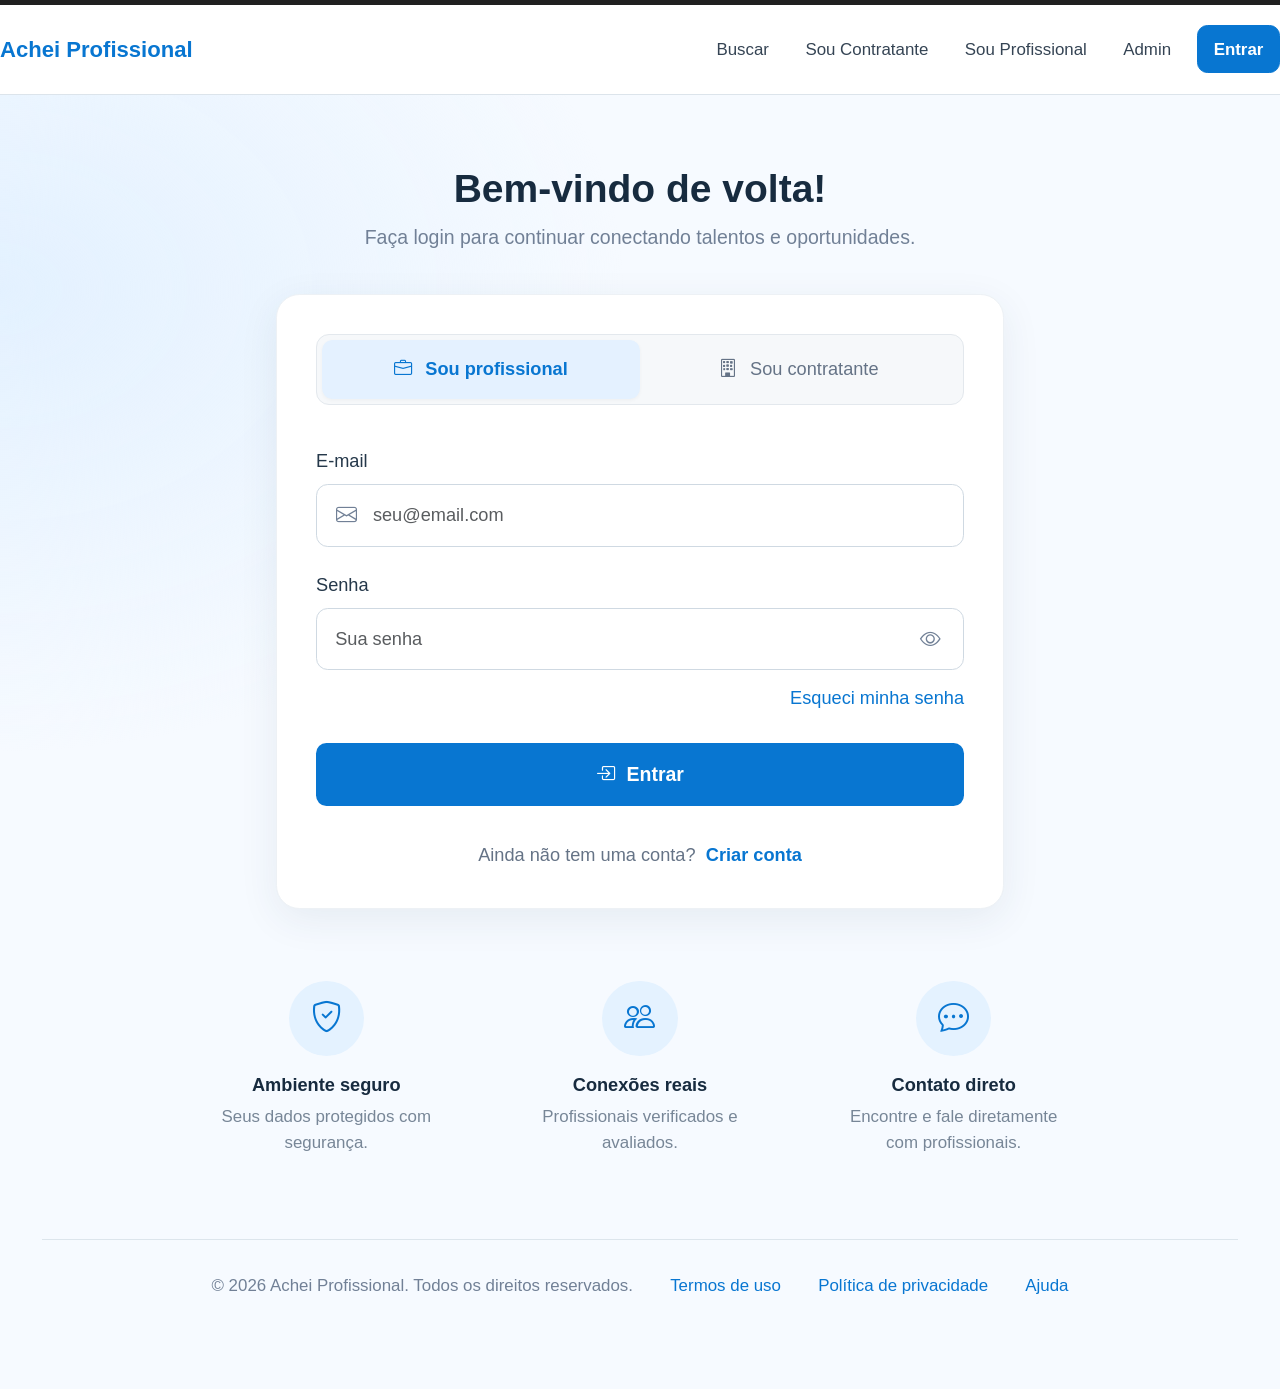
<file: template/pages/login.html>
<!DOCTYPE html>
<html lang="pt-BR">

<head>
    <meta charset="UTF-8">
    <meta name="viewport" content="width=device-width, initial-scale=1.0">

    <title>Login - Achei Profissional</title>

    <!-- Bootstrap -->
    <link
        href="https://cdn.jsdelivr.net/npm/bootstrap@5.3.3/dist/css/bootstrap.min.css"
        rel="stylesheet">

    <!-- Bootstrap Icons -->
    <link
        rel="stylesheet"
        href="https://cdn.jsdelivr.net/npm/bootstrap-icons@1.11.3/font/bootstrap-icons.min.css">

    <style>
        :root {
            --primary: #0876d1;
            --primary-dark: #0567b9;
            --light-blue: #eaf5ff;
            --background: #f4f9fd;
            --text: #172b3f;
            --muted: #718096;
            --border: #d9e2ea;
        }

        * {
            box-sizing: border-box;
        }

        body {
            margin: 0;
            min-height: 100vh;
            background: var(--background);
            color: var(--text);
            font-family:
                -apple-system,
                BlinkMacSystemFont,
                "Segoe UI",
                Roboto,
                Helvetica,
                Arial,
                sans-serif;
        }

        /* =========================================
           HEADER
        ========================================= */

        /* ========================================
           NAVBAR PADRAO
        ======================================== */

        .top-border {
            height: 4px;
            background: #202020;
        }

        .navbar-custom {
            background: #fff;
            border-bottom: 1px solid #dce4eb;
        }

        .navbar-inner-wrap {
            display: flex;
            align-items: center;
            justify-content: space-between;
            flex-wrap: wrap;
            min-height: 68px;
            padding: 10px 0;
        }

        .brand {
            color: var(--primary);
            font-size: 17px;
            font-weight: 700;
            text-decoration: none;
        }

        .navbar-toggler-custom {
            display: none;
            width: 38px;
            height: 36px;
            align-items: center;
            justify-content: center;
            border: 1px solid #d5dfe7;
            border-radius: 8px;
            background: #fff;
            color: var(--primary);
            font-size: 18px;
            padding: 0;
            line-height: 1;
            cursor: pointer;
        }

        .navbar-toggler-custom:focus {
            outline: none;
            box-shadow: 0 0 0 3px rgba(8, 118, 209, .15);
        }

        .nav-collapse {
            flex-basis: 100%;
        }

        .nav-links-wrap {
            display: flex;
            align-items: center;
            gap: 4px;
            flex-wrap: wrap;
        }

        .nav-link-custom {
            color: #354454;
            font-size: 13px;
            text-decoration: none;
            padding: 8px 12px;
            border-radius: 8px;
            transition: .2s;
            white-space: nowrap;
        }

        .nav-link-custom:hover,
        .nav-link-custom.active {
            background: #e4f2ff;
            color: var(--primary);
        }

        .nav-link-login {
            border: 1px solid var(--primary);
            color: var(--primary);
            font-weight: 600;
            margin-left: 4px;
        }

        .nav-link-login:hover,
        .nav-link-login.active {
            background: var(--primary);
            color: #fff;
        }

        @media (max-width: 767.98px) {

            .navbar-inner-wrap {
                min-height: 58px;
                padding: 8px 0;
            }

            .navbar-toggler-custom {
                display: flex;
            }

            .nav-collapse {
                width: 100%;
            }

            .nav-links-wrap {
                flex-direction: column;
                align-items: stretch;
                gap: 4px;
                padding: 10px 0 14px;
                margin-top: 4px;
                border-top: 1px solid #e6edf2;
            }

            .nav-link-custom {
                padding: 10px 12px;
            }

            .nav-link-login {
                margin-left: 0;
                margin-top: 2px;
                text-align: center;
            }

        }

        @media (min-width: 768px) {

            .nav-collapse {
                display: flex !important;
                height: auto !important;
                flex-basis: auto;
            }

        }

        /* =========================================
           MAIN
        ========================================= */

        .login-section {
            min-height: calc(100vh - 72px);
            padding: 55px 20px 70px;

            background:
                radial-gradient(ellipse 75% 55% at 0% 15%,
                    #e3f1ff 0%,
                    transparent 65%),
                #f6faff;
        }

        .welcome-title {
            font-size: 30px;
            font-weight: 700;
            margin-bottom: 8px;
            color: #172b3f;
        }

        .welcome-text {
            color: var(--muted);
            font-size: 15px;
            margin-bottom: 32px;
        }

        /* =========================================
           LOGIN CARD
        ========================================= */

        .login-card {
            width: 100%;
            max-width: 560px;
            margin: 0 auto;

            background: #ffffff;
            border: 1px solid #edf1f5;
            border-radius: 18px;

            padding: 30px;

            box-shadow:
                0 8px 30px rgba(33, 65, 92, 0.08);
        }

        /* =========================================
           TYPE SELECTOR
        ========================================= */

        .account-selector {
            display: flex;
            padding: 4px;
            background: #f6f8fa;
            border: 1px solid #e3e8ed;
            border-radius: 10px;
            margin-bottom: 30px;
        }

        .account-option {
            flex: 1;
            border: none;
            background: transparent;
            color: #657386;

            padding: 12px 10px;

            border-radius: 8px;

            font-size: 14px;
            font-weight: 500;

            transition: all .2s;
        }

        .account-option i {
            margin-right: 6px;
        }

        .account-option.active {
            background: #e4f1ff;
            color: var(--primary);
            font-weight: 600;

            box-shadow: 0 1px 3px rgba(0, 0, 0, .04);
        }

        /* =========================================
           FORM
        ========================================= */

        .form-label {
            font-size: 14px;
            font-weight: 500;
            margin-bottom: 7px;
            color: #25384a;
        }

        .form-control-custom {
            height: 48px;

            border: 1px solid #cfd9e2;
            border-radius: 9px;

            padding: 10px 14px;

            font-size: 14px;

            box-shadow: none !important;
        }

        .form-control-custom:focus {
            border-color: var(--primary);
            box-shadow: 0 0 0 3px rgba(8, 118, 209, .10) !important;
        }

        .input-icon {
            position: relative;
        }

        .input-icon>i {
            position: absolute;
            left: 15px;
            top: 50%;
            transform: translateY(-50%);
            color: #718096;
            z-index: 5;
        }

        .input-icon .form-control-custom {
            padding-left: 43px;
        }

        .password-icon {
            position: relative;
        }

        .password-icon .form-control-custom {
            padding-right: 45px;
        }

        .password-toggle {
            position: absolute;
            right: 14px;
            top: 50%;
            transform: translateY(-50%);

            border: none;
            background: transparent;

            color: #718096;

            cursor: pointer;

            padding: 4px;
        }

        .password-toggle:hover {
            color: var(--primary);
        }

        /* =========================================
           FORGOT PASSWORD
        ========================================= */

        .forgot-password {
            color: var(--primary);
            font-size: 14px;
            font-weight: 500;
            text-decoration: none;
        }

        .forgot-password:hover {
            text-decoration: underline;
        }

        /* =========================================
           BUTTON
        ========================================= */

        .btn-login {
            width: 100%;
            height: 48px;

            border: none;
            border-radius: 8px;

            background: var(--primary);
            color: white;

            font-size: 15px;
            font-weight: 600;

            transition: .2s;
        }

        .btn-login:hover {
            background: var(--primary-dark);
        }

        /* =========================================
           SOCIAL BUTTONS
        ========================================= */

        .social-button {
            width: 100%;
            height: 46px;

            border: 1px solid #d6dfe7;
            border-radius: 8px;

            background: #ffffff;

            color: #27384a;

            font-size: 14px;
            font-weight: 500;

            transition: .2s;
        }

        .social-button:hover {
            background: #f8fafc;
            border-color: #c5d0da;
        }

        .social-button+.social-button {
            margin-top: 10px;
        }

        .google-icon {
            color: #4285f4;
            margin-right: 8px;
        }

        .whatsapp-icon {
            color: #25d366;
            margin-right: 8px;
        }

        /* =========================================
           CREATE ACCOUNT
        ========================================= */

        .create-account {
            margin-top: 28px;
            text-align: center;

            font-size: 14px;
            color: #657386;
        }

        .create-account a {
            color: var(--primary);
            font-weight: 600;
            text-decoration: none;
            margin-left: 4px;
        }

        .create-account a:hover {
            text-decoration: underline;
        }

        /* =========================================
           BENEFITS
        ========================================= */

        .benefits {
            max-width: 700px;
            margin: 45px auto 0;
        }

        .benefit {
            text-align: center;
            padding: 10px 20px;
        }

        .benefit-icon {
            width: 58px;
            height: 58px;

            margin: 0 auto 12px;

            display: flex;
            align-items: center;
            justify-content: center;

            border-radius: 50%;

            background: #e4f2ff;
            color: var(--primary);

            font-size: 24px;
        }

        .benefit-title {
            font-size: 14px;
            font-weight: 600;
            margin-bottom: 4px;
        }

        .benefit-text {
            color: #778697;
            font-size: 13px;
            line-height: 1.5;
            margin: 0;
        }

        /* =========================================
           FOOTER
        ========================================= */

        .footer {
            border-top: 1px solid #dce5ec;
            margin-top: 55px;
            padding-top: 25px;

            text-align: center;

            color: #718096;
            font-size: 13px;
        }

        .footer a {
            color: var(--primary);
            text-decoration: none;
            margin-left: 25px;
        }

        .footer a:hover {
            text-decoration: underline;
        }

        /* =========================================
           RESPONSIVE
        ========================================= */

        @media (max-width: 576px) {

            .login-section {
                padding-top: 35px;
            }

            .welcome-title {
                font-size: 25px;
            }

            .login-card {
                padding: 20px;
            }

            .account-option {
                font-size: 13px;
            }

            .benefits {
                margin-top: 30px;
            }

            .footer a {
                display: inline-block;
                margin: 8px;
            }
        }
    </style>

    <!-- Ajuste para telas maiores: amplia o conteúdo proporcionalmente em monitores de computador -->
    <style>
        @media (min-width: 992px) and (max-width: 1199.98px) {
            body { zoom: 1.15; }
        }
        @media (min-width: 1200px) and (max-width: 1599.98px) {
            body { zoom: 1.3; }
        }
        @media (min-width: 1600px) {
            body { zoom: 1.45; }
        }
    </style>
</head>


<body>

    <!-- =========================================
         HEADER
    ========================================== -->

    <div class="top-border"></div>

    <header class="navbar-custom">
        <div class="container navbar-inner-wrap">

            <a href="../index.html" class="brand">
                Achei Profissional
            </a>

            <button
                class="navbar-toggler-custom"
                type="button"
                data-bs-toggle="collapse"
                data-bs-target="#navbarPadrao"
                aria-controls="navbarPadrao"
                aria-expanded="false"
                aria-label="Abrir menu de navegação">
                <i class="bi bi-list"></i>
            </button>

            <nav class="collapse nav-collapse" id="navbarPadrao">
                <div class="nav-links-wrap">

                    <a href="../index.html" class="nav-link-custom">
                        Buscar
                    </a>

                    <a href="./perfil-contratante.html" class="nav-link-custom">
                        Sou Contratante
                    </a>

                    <a href="./perfil-profissional.html" class="nav-link-custom">
                        Sou Profissional
                    </a>

                    <a href="./admin-achei-profissional.html" class="nav-link-custom">
                        Admin
                    </a>

                    <a href="./login.html" class="nav-link-custom nav-link-login active">
                        Entrar
                    </a>

                </div>
            </nav>

        </div>
    </header>


    <!-- =========================================
         MAIN
    ========================================== -->

    <main class="login-section">

        <div class="container">

            <!-- Título -->

            <div class="text-center">

                <h1 class="welcome-title">
                    Bem-vindo de volta!
                </h1>

                <p class="welcome-text">
                    Faça login para continuar conectando talentos e oportunidades.
                </p>

            </div>


            <!-- =================================
                 LOGIN
            ================================== -->

            <div class="login-card">

                <!-- Tipo de conta -->

                <div class="account-selector">

                    <button
                        type="button"
                        class="account-option active"
                        data-type="profissional">
                        <i class="bi bi-briefcase"></i>
                        Sou profissional
                    </button>

                    <button
                        type="button"
                        class="account-option"
                        data-type="contratante">
                        <i class="bi bi-building"></i>
                        Sou contratante
                    </button>

                </div>


                <!-- Formulário -->

                <form>

                    <!-- E-mail -->

                    <div class="mb-3">

                        <label class="form-label">
                            E-mail
                        </label>

                        <div class="input-icon">

                            <i class="bi bi-envelope"></i>

                            <input
                                type="email"
                                class="form-control form-control-custom"
                                placeholder="seu@email.com">

                        </div>

                    </div>


                    <!-- Senha -->

                    <div class="mb-2">

                        <label class="form-label">
                            Senha
                        </label>

                        <div class="password-icon">

                            <input
                                type="password"
                                id="password"
                                class="form-control form-control-custom"
                                placeholder="Sua senha">

                            <button
                                type="button"
                                class="password-toggle"
                                id="passwordToggle">
                                <i class="bi bi-eye"></i>
                            </button>

                        </div>

                    </div>


                    <!-- Esqueci senha -->

                    <div class="text-end mb-4">

                        <a href="#" class="forgot-password">
                            Esqueci minha senha
                        </a>

                    </div>


                    <!-- Entrar -->

                    <a
                        href="../index.html"
                        class="btn-login d-inline-flex align-items-center justify-content-center text-decoration-none">
                        <i class="bi bi-box-arrow-in-right me-2"></i>
                        Entrar
                    </a>
                    

                    <!-- Criar conta -->

                    <div class="create-account">

                        Ainda não tem uma conta?

                        <a href="#">
                            Criar conta
                        </a>

                    </div>

                </form>

            </div>


            <!-- =================================
                 BENEFÍCIOS
            ================================== -->

            <div class="benefits">

                <div class="row g-4">

                    <div class="col-md-4">

                        <div class="benefit">

                            <div class="benefit-icon">
                                <i class="bi bi-shield-check"></i>
                            </div>

                            <div class="benefit-title">
                                Ambiente seguro
                            </div>

                            <p class="benefit-text">
                                Seus dados protegidos
                                com segurança.
                            </p>

                        </div>

                    </div>


                    <div class="col-md-4">

                        <div class="benefit">

                            <div class="benefit-icon">
                                <i class="bi bi-people"></i>
                            </div>

                            <div class="benefit-title">
                                Conexões reais
                            </div>

                            <p class="benefit-text">
                                Profissionais verificados
                                e avaliados.
                            </p>

                        </div>

                    </div>


                    <div class="col-md-4">

                        <div class="benefit">

                            <div class="benefit-icon">
                                <i class="bi bi-chat-dots"></i>
                            </div>

                            <div class="benefit-title">
                                Contato direto
                            </div>

                            <p class="benefit-text">
                                Encontre e fale diretamente
                                com profissionais.
                            </p>

                        </div>

                    </div>

                </div>

            </div>


            <!-- =================================
                 FOOTER
            ================================== -->

            <footer class="footer">

                <div>
                    © 2026 Achei Profissional. Todos os direitos reservados.

                    <a href="#">
                        Termos de uso
                    </a>

                    <a href="#">
                        Política de privacidade
                    </a>

                    <a href="#">
                        Ajuda
                    </a>
                </div>

            </footer>

        </div>

    </main>


    <!-- =========================================
         JAVASCRIPT
    ========================================== -->

    <script src="https://cdn.jsdelivr.net/npm/bootstrap@5.3.3/dist/js/bootstrap.bundle.min.js"></script>

    <script>
        /*
         * Alternância entre:
         * - Profissional
         * - Contratante
         */

        const accountOptions =
            document.querySelectorAll('.account-option');

        accountOptions.forEach(option => {

            option.addEventListener('click', () => {

                accountOptions.forEach(item => {
                    item.classList.remove('active');
                });

                option.classList.add('active');

            });

        });


        /*
         * Mostrar / ocultar senha
         */

        const password =
            document.getElementById('password');

        const passwordToggle =
            document.getElementById('passwordToggle');

        passwordToggle.addEventListener('click', () => {

            const isPassword =
                password.type === 'password';

            password.type =
                isPassword ? 'text' : 'password';

            passwordToggle.innerHTML =
                isPassword ?
                '<i class="bi bi-eye-slash"></i>' :
                '<i class="bi bi-eye"></i>';

        });
    </script>

</body>

</html>
</file>
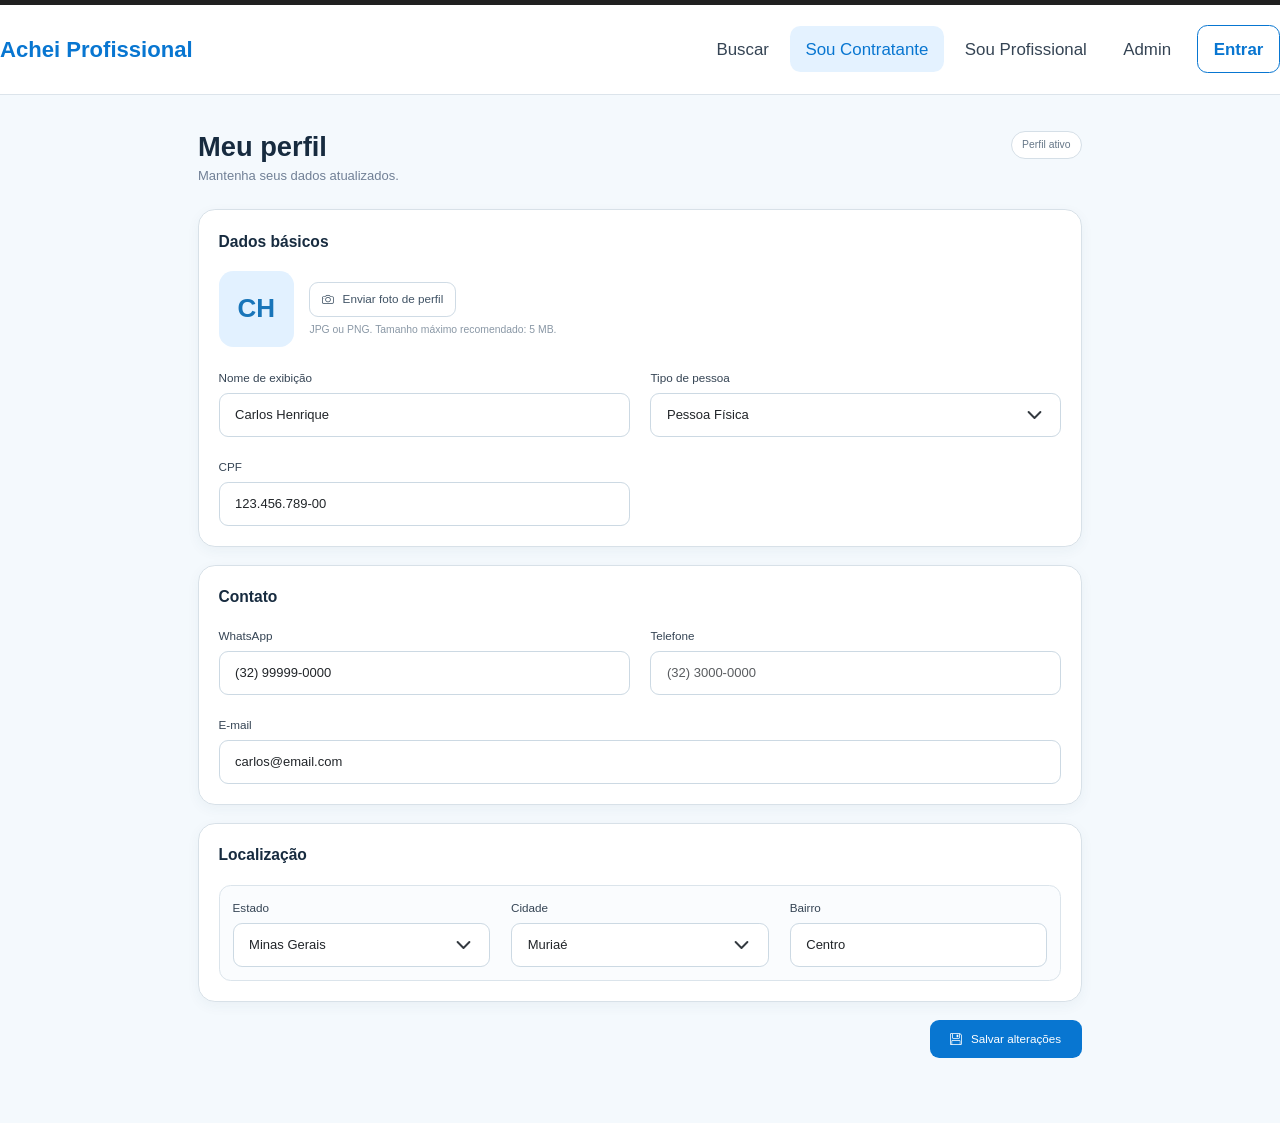
<file: template/pages/perfil-contratante.html>
<!DOCTYPE html>
<html lang="pt-BR">

<head>

    <meta charset="UTF-8">

    <meta name="viewport" content="width=device-width, initial-scale=1.0">

    <title>Meu perfil - Contratante</title>

    <link href="https://cdn.jsdelivr.net/npm/bootstrap@5.3.3/dist/css/bootstrap.min.css" rel="stylesheet">

    <link rel="stylesheet" href="https://cdn.jsdelivr.net/npm/bootstrap-icons@1.11.3/font/bootstrap-icons.min.css">

    <style>
        :root {

            --primary: #0876d1;
            --background: #f4f9fd;
            --text: #172b3f;
            --muted: #718096;
            --border: #d8e1e8;

        }

        * {
            box-sizing: border-box;
        }

        body {

            margin: 0;

            background: var(--background);

            color: var(--text);

            font-family:
                -apple-system,
                BlinkMacSystemFont,
                "Segoe UI",
                Roboto,
                Arial,
                sans-serif;

        }

        /* ========================================
           NAVBAR PADRAO
        ======================================== */

        .top-border {
            height: 4px;
            background: #202020;
        }

        .navbar-custom {
            background: #fff;
            border-bottom: 1px solid #dce4eb;
        }

        .navbar-inner-wrap {
            display: flex;
            align-items: center;
            justify-content: space-between;
            flex-wrap: wrap;
            min-height: 68px;
            padding: 10px 0;
        }

        .brand {
            color: var(--primary);
            font-size: 17px;
            font-weight: 700;
            text-decoration: none;
        }

        .navbar-toggler-custom {
            display: none;
            width: 38px;
            height: 36px;
            align-items: center;
            justify-content: center;
            border: 1px solid #d5dfe7;
            border-radius: 8px;
            background: #fff;
            color: var(--primary);
            font-size: 18px;
            padding: 0;
            line-height: 1;
            cursor: pointer;
        }

        .navbar-toggler-custom:focus {
            outline: none;
            box-shadow: 0 0 0 3px rgba(8, 118, 209, .15);
        }

        .nav-collapse {
            flex-basis: 100%;
        }

        .nav-links-wrap {
            display: flex;
            align-items: center;
            gap: 4px;
            flex-wrap: wrap;
        }

        .nav-link-custom {
            color: #354454;
            font-size: 13px;
            text-decoration: none;
            padding: 8px 12px;
            border-radius: 8px;
            transition: .2s;
            white-space: nowrap;
        }

        .nav-link-custom:hover,
        .nav-link-custom.active {
            background: #e4f2ff;
            color: var(--primary);
        }

        .nav-link-login {
            border: 1px solid var(--primary);
            color: var(--primary);
            font-weight: 600;
            margin-left: 4px;
        }

        .nav-link-login:hover,
        .nav-link-login.active {
            background: var(--primary);
            color: #fff;
        }

        @media (max-width: 767.98px) {

            .navbar-inner-wrap {
                min-height: 58px;
                padding: 8px 0;
            }

            .navbar-toggler-custom {
                display: flex;
            }

            .nav-collapse {
                width: 100%;
            }

            .nav-links-wrap {
                flex-direction: column;
                align-items: stretch;
                gap: 4px;
                padding: 10px 0 14px;
                margin-top: 4px;
                border-top: 1px solid #e6edf2;
            }

            .nav-link-custom {
                padding: 10px 12px;
            }

            .nav-link-login {
                margin-left: 0;
                margin-top: 2px;
                text-align: center;
            }

        }

        @media (min-width: 768px) {

            .nav-collapse {
                display: flex !important;
                height: auto !important;
                flex-basis: auto;
            }

        }

        .page {

            padding: 28px 15px 50px;

        }

        .page-container {

            max-width: 680px;

            margin: auto;

        }

        .page-header {

            display: flex;

            justify-content: space-between;

            align-items: flex-start;

            margin-bottom: 18px;

        }

        .page-title {

            margin: 0;

            font-size: 21px;

            font-weight: 700;

        }

        .page-description {

            color: var(--muted);

            font-size: 10px;

            margin-top: 2px;

        }

        .status-badge {

            border: 1px solid #d5dfe7;

            background: #fff;

            border-radius: 12px;

            padding: 4px 8px;

            font-size: 8px;

            color: #667788;

        }

        .profile-card {

            background: #fff;

            border: 1px solid var(--border);

            border-radius: 13px;

            padding: 15px;

            margin-bottom: 14px;

            box-shadow:
                0 3px 10px rgba(35, 70, 100, .05);

        }

        .card-title {

            font-size: 12px;

            font-weight: 700;

            margin-bottom: 14px;

        }

        .form-label {

            display: block;

            margin-bottom: 5px;

            font-size: 9px;

            color: #354454;

            font-weight: 500;

        }

        .form-control,
        .form-select {

            height: 34px;

            border: 1px solid #ccd9e3;

            border-radius: 7px;

            font-size: 10px;

            box-shadow: none !important;

        }

        .form-control:focus,
        .form-select:focus {

            border-color: var(--primary);

        }

        .profile-photo-area {

            display: flex;

            align-items: center;

            gap: 12px;

            margin-bottom: 17px;

        }

        .profile-photo {

            width: 58px;

            height: 58px;

            display: flex;

            align-items: center;

            justify-content: center;

            border-radius: 11px;

            background: #e2f1ff;

            color: #1975b9;

            font-size: 20px;

            font-weight: 700;

            overflow: hidden;

        }

        .profile-photo img {

            width: 100%;

            height: 100%;

            object-fit: cover;

        }

        .btn-photo {

            border: 1px solid #cfdbe5;

            background: #fff;

            color: #405365;

            border-radius: 7px;

            padding: 6px 9px;

            font-size: 9px;

        }

        .photo-description {

            color: #8a98a6;

            font-size: 8px;

            margin-top: 4px;

        }

        .location-info {

            padding: 10px;

            background: #fafcfe;

            border: 1px solid #dbe4eb;

            border-radius: 9px;

        }

        .btn-save {

            border: none;

            background: var(--primary);

            color: white;

            border-radius: 7px;

            padding: 8px 16px;

            font-size: 9px;

        }

        @media(max-width:576px) {

            .page-header {

                flex-direction: column;

                gap: 7px;

            }

        }
    </style>


    <!-- Ajuste para telas maiores: amplia o conteúdo proporcionalmente em monitores de computador -->
    <style>
        @media (min-width: 992px) and (max-width: 1199.98px) {
            body { zoom: 1.15; }
        }
        @media (min-width: 1200px) and (max-width: 1599.98px) {
            body { zoom: 1.3; }
        }
        @media (min-width: 1600px) {
            body { zoom: 1.45; }
        }
    </style>
</head>



<body>


    <div class="top-border"></div>


    <header class="navbar-custom">
        <div class="container navbar-inner-wrap">

            <a href="../index.html" class="brand">
                Achei Profissional
            </a>

            <button
                class="navbar-toggler-custom"
                type="button"
                data-bs-toggle="collapse"
                data-bs-target="#navbarPadrao"
                aria-controls="navbarPadrao"
                aria-expanded="false"
                aria-label="Abrir menu de navegação">
                <i class="bi bi-list"></i>
            </button>

            <nav class="collapse nav-collapse" id="navbarPadrao">
                <div class="nav-links-wrap">

                    <a href="../index.html" class="nav-link-custom">
                        Buscar
                    </a>

                    <a href="./perfil-contratante.html" class="nav-link-custom active">
                        Sou Contratante
                    </a>

                    <a href="./perfil-profissional.html" class="nav-link-custom">
                        Sou Profissional
                    </a>

                    <a href="./admin-achei-profissional.html" class="nav-link-custom">
                        Admin
                    </a>

                    <a href="./login.html" class="nav-link-custom nav-link-login">
                        Entrar
                    </a>

                </div>
            </nav>

        </div>
    </header>


    <main class="page">

        <div class="page-container">


            <!-- CABEÇALHO -->

            <div class="page-header">

                <div>

                    <h1 class="page-title">
                        Meu perfil
                    </h1>

                    <div class="page-description">
                        Mantenha seus dados atualizados.
                    </div>

                </div>

                <span class="status-badge">
                    Perfil ativo
                </span>

            </div>


            <!-- DADOS BÁSICOS -->

            <section class="profile-card">

                <div class="card-title">
                    Dados básicos
                </div>


                <!-- FOTO -->

                <div class="profile-photo-area">

                    <div class="profile-photo">

                        <span id="initials">
                            CH
                        </span>

                        <img id="photo" style="display:none">

                    </div>

                    <div>

                        <button type="button" class="btn-photo" onclick="document.getElementById('photoInput').click()">

                            <i class="bi bi-camera me-1"></i>

                            Enviar foto de perfil

                        </button>

                        <input type="file" id="photoInput" hidden accept="image/*">

                        <div class="photo-description">
                            JPG ou PNG. Tamanho máximo recomendado: 5 MB.
                        </div>

                    </div>

                </div>


                <div class="row g-3">


                    <!-- NOME -->

                    <div class="col-md-6">

                        <label class="form-label">
                            Nome de exibição
                        </label>

                        <input type="text" class="form-control" value="Carlos Henrique">

                    </div>


                    <!-- TIPO -->

                    <div class="col-md-6">

                        <label class="form-label">
                            Tipo de pessoa
                        </label>

                        <select id="personTypeContractor" class="form-select">

                            <option value="pf" selected>
                                Pessoa Física
                            </option>

                            <option value="pj">
                                Pessoa Jurídica
                            </option>

                        </select>

                    </div>


                    <!-- CPF -->

                    <div class="col-md-6" id="cpfContractor">

                        <label class="form-label">
                            CPF
                        </label>

                        <input type="text" class="form-control" placeholder="000.000.000-00" value="123.456.789-00">

                    </div>


                    <!-- CNPJ -->

                    <div class="col-md-6" id="cnpjContractor" style="display:none">

                        <label class="form-label">
                            CNPJ
                        </label>

                        <input type="text" class="form-control" placeholder="00.000.000/0000-00">

                    </div>

                </div>

            </section>


            <!-- CONTATO -->

            <section class="profile-card">

                <div class="card-title">
                    Contato
                </div>

                <div class="row g-3">


                    <div class="col-md-6">

                        <label class="form-label">
                            WhatsApp
                        </label>

                        <input class="form-control" value="(32) 99999-0000">

                    </div>


                    <div class="col-md-6">

                        <label class="form-label">
                            Telefone
                        </label>

                        <input class="form-control" placeholder="(32) 3000-0000">

                    </div>


                    <div class="col-md-12">

                        <label class="form-label">
                            E-mail
                        </label>

                        <input type="email" class="form-control" value="carlos@email.com">

                    </div>

                </div>

            </section>


            <!-- LOCALIZAÇÃO -->

            <section class="profile-card">

                <div class="card-title">
                    Localização
                </div>

                <div class="location-info">

                    <div class="row g-3">


                        <div class="col-md-4">

                            <label class="form-label">
                                Estado
                            </label>

                            <select class="form-select">

                                <option>
                                    Minas Gerais
                                </option>

                                <option>
                                    Rio de Janeiro
                                </option>

                                <option>
                                    São Paulo
                                </option>

                            </select>

                        </div>


                        <div class="col-md-4">

                            <label class="form-label">
                                Cidade
                            </label>

                            <select class="form-select">

                                <option>
                                    Muriaé
                                </option>

                                <option>
                                    Miradouro
                                </option>

                                <option>
                                    Eugenópolis
                                </option>

                            </select>

                        </div>


                        <div class="col-md-4">

                            <label class="form-label">
                                Bairro
                            </label>

                            <input class="form-control" value="Centro">

                        </div>


                    </div>

                </div>

            </section>


            <!-- SALVAR -->

            <div class="text-end">

                <button class="btn-save">

                    <i class="bi bi-floppy me-1"></i>

                    Salvar alterações

                </button>

            </div>


        </div>

    </main>


    <script src="https://cdn.jsdelivr.net/npm/bootstrap@5.3.3/dist/js/bootstrap.bundle.min.js"></script>

    <script>


        /* ==================================================
           CPF / CNPJ
        ================================================== */

        const typeContractor =
            document.getElementById(
                'personTypeContractor'
            );

        const cpfContractor =
            document.getElementById(
                'cpfContractor'
            );

        const cnpjContractor =
            document.getElementById(
                'cnpjContractor'
            );


        typeContractor.addEventListener(
            'change',
            function () {

                if (this.value === 'pf') {

                    cpfContractor.style.display =
                        'block';

                    cnpjContractor.style.display =
                        'none';

                } else {

                    cpfContractor.style.display =
                        'none';

                    cnpjContractor.style.display =
                        'block';

                }

            }
        );


        /* ==================================================
           FOTO
        ================================================== */

        document
            .getElementById('photoInput')
            .addEventListener(
                'change',
                function () {

                    const file =
                        this.files[0];

                    if (!file) return;

                    const reader =
                        new FileReader();

                    reader.onload =
                        function (e) {

                            document
                                .getElementById('photo')
                                .src =
                                e.target.result;

                            document
                                .getElementById('photo')
                                .style.display =
                                'block';

                            document
                                .getElementById('initials')
                                .style.display =
                                'none';

                        };

                    reader.readAsDataURL(file);

                }
            );

    </script>


</body>

</html>
</file>
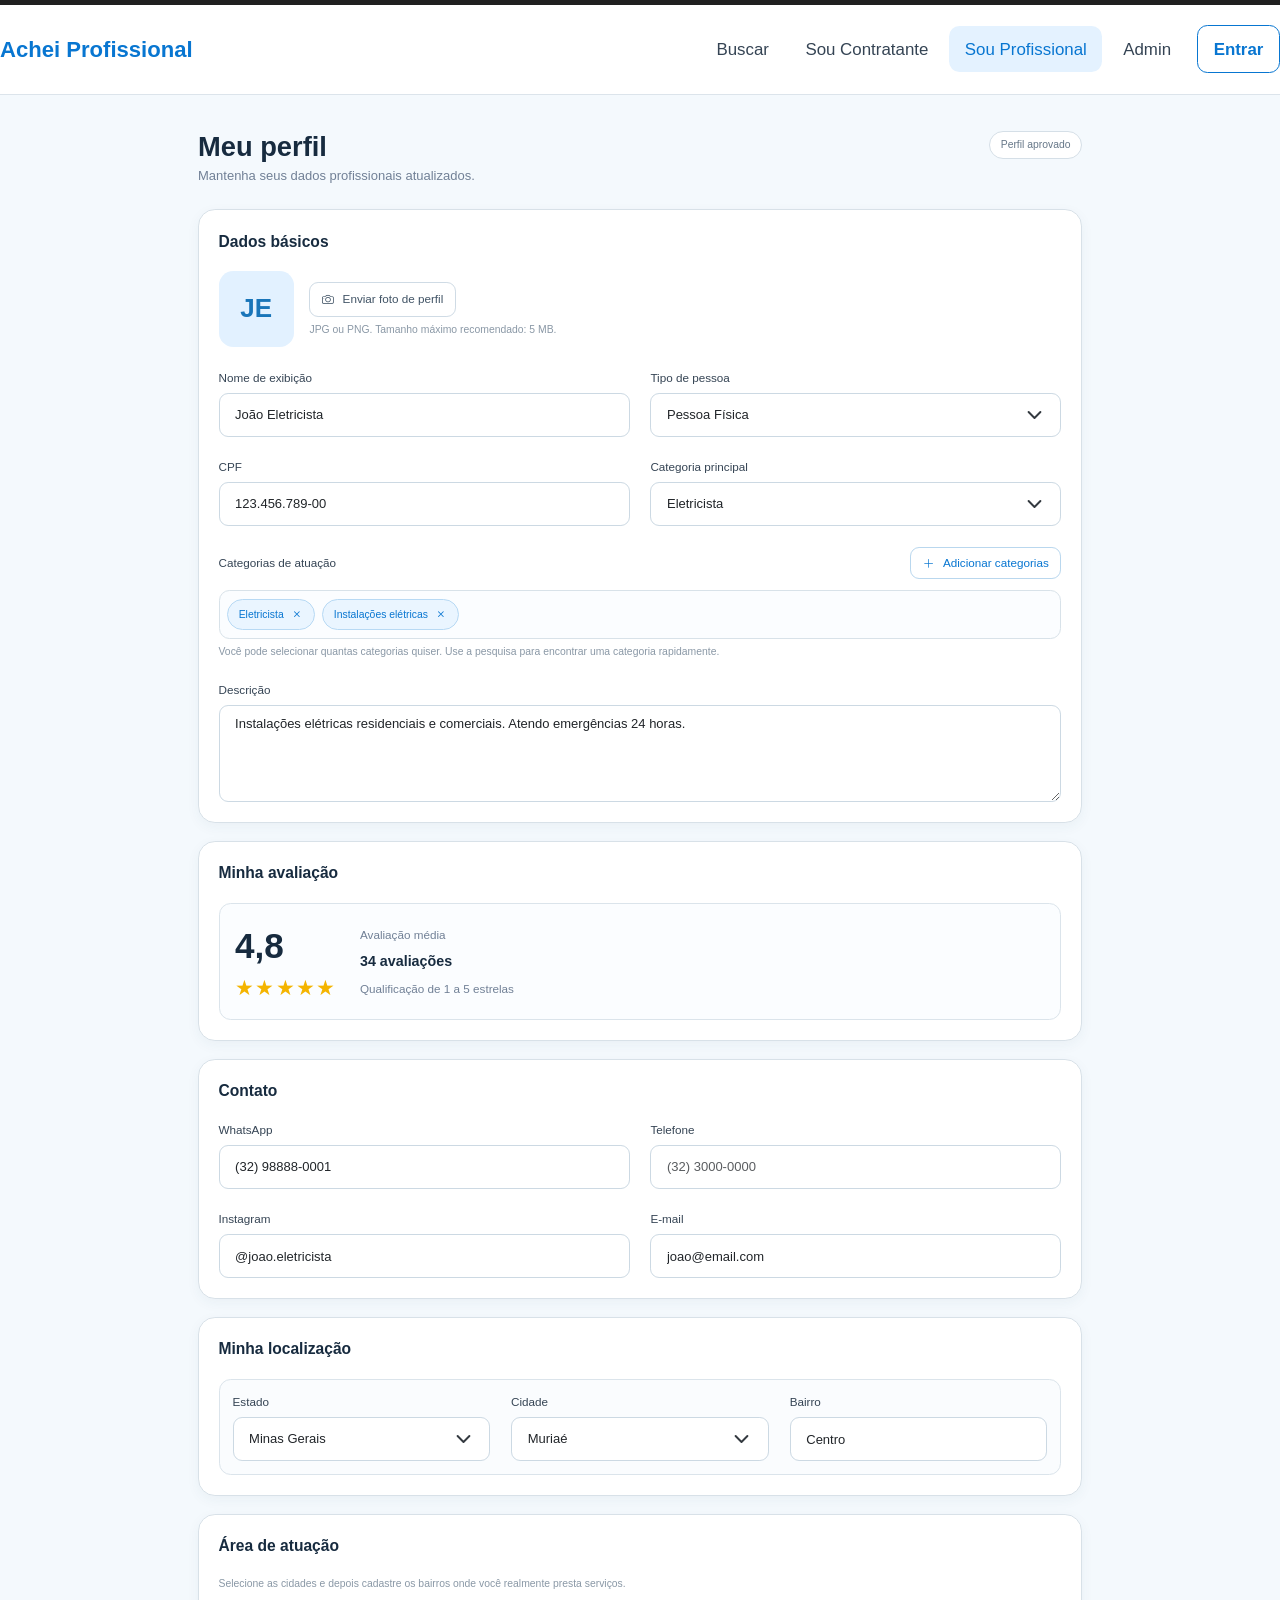
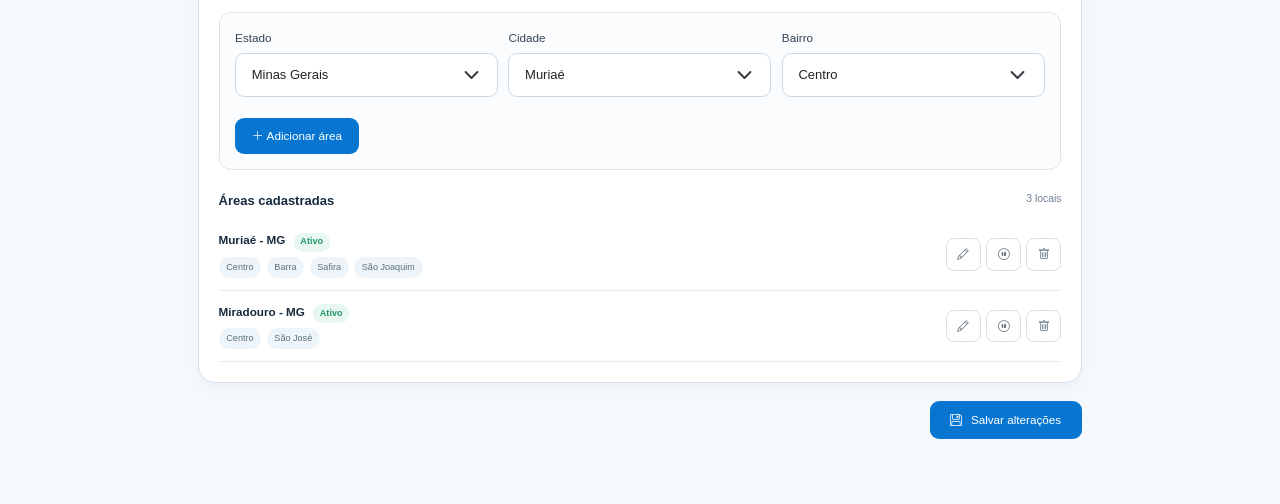
<file: template/pages/perfil-profissional.html>
<!DOCTYPE html>
<html lang="pt-BR">

<head>
    <meta charset="UTF-8">
    <meta name="viewport" content="width=device-width, initial-scale=1.0">
    <title>Meu perfil - Profissional</title>

    <link href="https://cdn.jsdelivr.net/npm/bootstrap@5.3.3/dist/css/bootstrap.min.css" rel="stylesheet">
    <link rel="stylesheet" href="https://cdn.jsdelivr.net/npm/bootstrap-icons@1.11.3/font/bootstrap-icons.min.css">

    <style>
        :root {
            --primary: #0876d1;
            --background: #f4f9fd;
            --text: #172b3f;
            --muted: #718096;
            --border: #d8e1e8;
        }

        * {
            box-sizing: border-box
        }

        body {
            margin: 0;
            background: var(--background);
            color: var(--text);
            font-family: -apple-system, BlinkMacSystemFont, "Segoe UI", Roboto, Arial, sans-serif;
        }

        /* ========================================
           NAVBAR PADRAO
        ======================================== */

        .top-border {
            height: 4px;
            background: #202020;
        }

        .navbar-custom {
            background: #fff;
            border-bottom: 1px solid #dce4eb;
        }

        .navbar-inner-wrap {
            display: flex;
            align-items: center;
            justify-content: space-between;
            flex-wrap: wrap;
            min-height: 68px;
            padding: 10px 0;
        }

        .brand {
            color: var(--primary);
            font-size: 17px;
            font-weight: 700;
            text-decoration: none;
        }

        .navbar-toggler-custom {
            display: none;
            width: 38px;
            height: 36px;
            align-items: center;
            justify-content: center;
            border: 1px solid #d5dfe7;
            border-radius: 8px;
            background: #fff;
            color: var(--primary);
            font-size: 18px;
            padding: 0;
            line-height: 1;
            cursor: pointer;
        }

        .navbar-toggler-custom:focus {
            outline: none;
            box-shadow: 0 0 0 3px rgba(8, 118, 209, .15);
        }

        .nav-collapse {
            flex-basis: 100%;
        }

        .nav-links-wrap {
            display: flex;
            align-items: center;
            gap: 4px;
            flex-wrap: wrap;
        }

        .nav-link-custom {
            color: #354454;
            font-size: 13px;
            text-decoration: none;
            padding: 8px 12px;
            border-radius: 8px;
            transition: .2s;
            white-space: nowrap;
        }

        .nav-link-custom:hover,
        .nav-link-custom.active {
            background: #e4f2ff;
            color: var(--primary);
        }

        .nav-link-login {
            border: 1px solid var(--primary);
            color: var(--primary);
            font-weight: 600;
            margin-left: 4px;
        }

        .nav-link-login:hover,
        .nav-link-login.active {
            background: var(--primary);
            color: #fff;
        }

        @media (max-width: 767.98px) {

            .navbar-inner-wrap {
                min-height: 58px;
                padding: 8px 0;
            }

            .navbar-toggler-custom {
                display: flex;
            }

            .nav-collapse {
                width: 100%;
            }

            .nav-links-wrap {
                flex-direction: column;
                align-items: stretch;
                gap: 4px;
                padding: 10px 0 14px;
                margin-top: 4px;
                border-top: 1px solid #e6edf2;
            }

            .nav-link-custom {
                padding: 10px 12px;
            }

            .nav-link-login {
                margin-left: 0;
                margin-top: 2px;
                text-align: center;
            }

        }

        @media (min-width: 768px) {

            .nav-collapse {
                display: flex !important;
                height: auto !important;
                flex-basis: auto;
            }

        }

        .page {
            padding: 28px 15px 50px
        }

        .page-container {
            max-width: 680px;
            margin: auto
        }

        .page-header {
            display: flex;
            justify-content: space-between;
            align-items: flex-start;
            margin-bottom: 18px
        }

        .page-title {
            margin: 0;
            font-size: 21px;
            font-weight: 700
        }

        .page-description {
            color: var(--muted);
            font-size: 10px;
            margin-top: 2px
        }

        .status-badge {
            border: 1px solid #d5dfe7;
            background: #fff;
            border-radius: 12px;
            padding: 4px 8px;
            font-size: 8px;
            color: #667788
        }

        .profile-card {
            background: #fff;
            border: 1px solid var(--border);
            border-radius: 13px;
            padding: 15px;
            margin-bottom: 14px;
            box-shadow: 0 3px 10px rgba(35, 70, 100, .05)
        }

        .card-title {
            font-size: 12px;
            font-weight: 700;
            margin-bottom: 14px
        }

        .form-label {
            display: block;
            margin-bottom: 5px;
            font-size: 9px;
            color: #354454;
            font-weight: 500
        }

        .form-control,
        .form-select {
            height: 34px;
            border: 1px solid #ccd9e3;
            border-radius: 7px;
            font-size: 10px;
            box-shadow: none !important
        }

        textarea.form-control {
            height: 75px
        }

        .form-control:focus,
        .form-select:focus {
            border-color: var(--primary)
        }

        .input-help,
        .photo-description {
            color: #8a98a6;
            font-size: 8px;
            margin-top: 4px
        }

        .profile-photo-area {
            display: flex;
            align-items: center;
            gap: 12px;
            margin-bottom: 17px
        }

        .profile-photo {
            width: 58px;
            height: 58px;
            display: flex;
            align-items: center;
            justify-content: center;
            border-radius: 11px;
            background: #e2f1ff;
            color: #1975b9;
            font-size: 20px;
            font-weight: 700;
            overflow: hidden
        }

        .profile-photo img {
            width: 100%;
            height: 100%;
            object-fit: cover
        }

        .btn-photo {
            border: 1px solid #cfdbe5;
            background: #fff;
            color: #405365;
            border-radius: 7px;
            padding: 6px 9px;
            font-size: 9px
        }

        /* Categorias */
        .btn-add-category {
            border: 1px solid #b9d7ee;
            background: #fff;
            color: #0876d1;
            border-radius: 7px;
            padding: 5px 9px;
            font-size: 9px
        }

        .btn-add-category:hover {
            background: #eef8ff
        }

        .selected-categories {
            display: flex;
            flex-wrap: wrap;
            gap: 6px;
            min-height: 38px;
            padding: 6px;
            border: 1px solid #d8e2e9;
            border-radius: 8px;
            background: #fbfdff
        }

        .category-tag {
            display: inline-flex;
            align-items: center;
            gap: 5px;
            padding: 5px 8px;
            border-radius: 13px;
            background: #eaf5ff;
            border: 1px solid #b7d9f4;
            color: #0876d1;
            font-size: 8px
        }

        .category-tag button {
            border: 0;
            background: transparent;
            padding: 0;
            color: #0876d1;
            font-size: 10px;
            line-height: 1
        }

        .category-tag button:hover {
            color: #dc3545
        }

        .category-more {
            padding: 5px 8px;
            border-radius: 13px;
            background: #eef1f4;
            color: #687887;
            font-size: 8px
        }

        /* Avaliação */
        .rating-box {
            display: flex;
            align-items: center;
            gap: 18px;
            padding: 12px;
            border: 1px solid #dbe4eb;
            border-radius: 9px;
            background: #fbfdff
        }

        .rating-number {
            font-size: 27px;
            font-weight: 700
        }

        .rating-stars {
            color: #f4b400;
            font-size: 16px;
            letter-spacing: 1px
        }

        .rating-info {
            font-size: 9px;
            color: var(--muted)
        }

        /* Localização */
        .location-info {
            padding: 10px;
            background: #fafcfe;
            border: 1px solid #dbe4eb;
            border-radius: 9px
        }

        .area-form {
            padding: 12px;
            border: 1px solid #dbe4eb;
            border-radius: 9px;
            background: #fafcfe
        }

        .btn-add {
            border: 0;
            background: var(--primary);
            color: #fff;
            border-radius: 7px;
            padding: 7px 13px;
            font-size: 9px
        }

        .locations-title {
            display: flex;
            justify-content: space-between;
            margin: 16px 0 7px
        }

        .locations-title strong {
            font-size: 10px
        }

        .locations-title span {
            color: var(--muted);
            font-size: 8px
        }

        .location-item {
            display: flex;
            justify-content: space-between;
            align-items: center;
            gap: 10px;
            padding: 9px 0;
            border-bottom: 1px solid #e5ebf0
        }

        .location-name {
            font-size: 9px;
            font-weight: 600
        }

        .location-bairros {
            display: flex;
            flex-wrap: wrap;
            gap: 4px;
            margin-top: 4px
        }

        .bairro {
            padding: 3px 6px;
            background: #edf5fa;
            border-radius: 8px;
            color: #5c7180;
            font-size: 7px
        }

        .location-actions {
            display: flex;
            gap: 4px
        }

        .location-actions button {
            width: 27px;
            height: 25px;
            border: 1px solid #d6e0e7;
            background: #fff;
            border-radius: 6px;
            color: #687887;
            font-size: 9px
        }

        .location-actions .danger:hover {
            color: #dc3545
        }

        .status {
            display: inline-block;
            margin-left: 4px;
            padding: 2px 5px;
            border-radius: 7px;
            font-size: 7px
        }

        .status.active {
            background: #e8f7f0;
            color: #24966b
        }

        .status.inactive {
            background: #f1f3f5;
            color: #89939c
        }

        .btn-save {
            border: 0;
            background: var(--primary);
            color: #fff;
            border-radius: 7px;
            padding: 8px 16px;
            font-size: 9px
        }

        /* Modal */
        .category-modal .modal-dialog {
            max-width: 520px
        }

        .category-modal .modal-content {
            border: 1px solid #d8e1e8;
            border-radius: 13px;
            overflow: hidden
        }

        .category-modal .modal-header {
            padding: 15px 17px 10px;
            border-bottom: 1px solid #e3e9ee
        }

        .category-modal .modal-title {
            font-size: 13px;
            font-weight: 700
        }

        .category-modal .modal-body {
            padding: 14px 17px
        }

        .category-search {
            position: relative;
            margin-bottom: 12px
        }

        .category-search i {
            position: absolute;
            left: 11px;
            top: 9px;
            color: #8997a5;
            font-size: 11px
        }

        .category-search input {
            height: 34px;
            padding-left: 31px;
            font-size: 10px;
            border-radius: 7px;
            border: 1px solid #ccd9e3;
            box-shadow: none
        }

        .category-search input:focus {
            border-color: var(--primary)
        }

        .category-counter {
            display: flex;
            justify-content: space-between;
            align-items: center;
            margin-bottom: 8px
        }

        .category-counter span {
            font-size: 9px;
            color: #718096
        }

        .category-counter strong {
            color: var(--primary)
        }

        .category-list {
            max-height: 310px;
            overflow-y: auto;
            border: 1px solid #e0e7ec;
            border-radius: 8px
        }

        .category-option {
            display: flex;
            align-items: center;
            gap: 9px;
            padding: 9px 11px;
            border-bottom: 1px solid #edf1f4;
            cursor: pointer
        }

        .category-option:last-child {
            border-bottom: 0
        }

        .category-option:hover {
            background: #f5faff
        }

        .category-option input {
            width: 15px;
            height: 15px;
            accent-color: #0876d1;
            cursor: pointer
        }

        .category-option span {
            font-size: 9px;
            color: #354454
        }

        .category-modal .modal-footer {
            border-top: 1px solid #e3e9ee;
            padding: 10px 17px
        }

        .btn-category-cancel {
            border: 1px solid #d3dde5;
            background: #fff;
            color: #526575;
            border-radius: 7px;
            padding: 7px 13px;
            font-size: 9px
        }

        .btn-category-confirm {
            border: 0;
            background: #0876d1;
            color: #fff;
            border-radius: 7px;
            padding: 7px 13px;
            font-size: 9px
        }

        @media(max-width:576px) {
            .page-header {
                flex-direction: column;
                gap: 7px
            }

            .location-item {
                align-items: flex-start
            }
        }
    </style>

    <!-- Ajuste para telas maiores: amplia o conteúdo proporcionalmente em monitores de computador -->
    <style>
        @media (min-width: 992px) and (max-width: 1199.98px) {
            body {
                zoom: 1.15;
            }
        }

        @media (min-width: 1200px) and (max-width: 1599.98px) {
            body {
                zoom: 1.3;
            }
        }

        @media (min-width: 1600px) {
            body {
                zoom: 1.45;
            }
        }
    </style>
</head>


<body>
    <div class="top-border"></div>

    <header class="navbar-custom">
        <div class="container navbar-inner-wrap">

            <a href="../index.html" class="brand">Achei Profissional</a>

            <button class="navbar-toggler-custom" type="button" data-bs-toggle="collapse" data-bs-target="#navbarPadrao"
                aria-controls="navbarPadrao" aria-expanded="false" aria-label="Abrir menu de navegação">
                <i class="bi bi-list"></i>
            </button>

            <nav class="collapse nav-collapse" id="navbarPadrao">
                <div class="nav-links-wrap">
                    <a href="../index.html" class="nav-link-custom">Buscar</a>
                    <a href="./perfil-contratante.html" class="nav-link-custom">Sou Contratante</a>
                    <a href="./perfil-profissional.html" class="nav-link-custom active">Sou Profissional</a>
                    <a href="./admin-achei-profissional.html" class="nav-link-custom">Admin</a>
                    <a href="./login.html" class="nav-link-custom nav-link-login">Entrar</a>
                </div>
            </nav>

        </div>
    </header>

    <main class="page">
        <div class="page-container">

            <div class="page-header">
                <div>
                    <h1 class="page-title">Meu perfil</h1>
                    <div class="page-description">Mantenha seus dados profissionais atualizados.</div>
                </div>
                <span class="status-badge">Perfil aprovado</span>
            </div>

            <!-- DADOS BÁSICOS -->
            <section class="profile-card">
                <div class="card-title">Dados básicos</div>

                <div class="profile-photo-area">
                    <div class="profile-photo">
                        <span id="initials">JE</span>
                        <img id="photo" style="display:none">
                    </div>
                    <div>
                        <button type="button" class="btn-photo" onclick="document.getElementById('photoInput').click()">
                            <i class="bi bi-camera me-1"></i> Enviar foto de perfil
                        </button>
                        <input type="file" id="photoInput" hidden accept="image/*">
                        <div class="photo-description">JPG ou PNG. Tamanho máximo recomendado: 5 MB.</div>
                    </div>
                </div>

                <div class="row g-3">
                    <div class="col-md-6">
                        <label class="form-label">Nome de exibição</label>
                        <input type="text" class="form-control" value="João Eletricista">
                    </div>

                    <div class="col-md-6">
                        <label class="form-label">Tipo de pessoa</label>
                        <select id="personTypeProfessional" class="form-select">
                            <option value="pf" selected>Pessoa Física</option>
                            <option value="pj">Pessoa Jurídica</option>
                        </select>
                    </div>

                    <div class="col-md-6" id="cpfProfessional">
                        <label class="form-label">CPF</label>
                        <input type="text" class="form-control" placeholder="000.000.000-00" value="123.456.789-00">
                    </div>

                    <div class="col-md-6" id="cnpjProfessional" style="display:none">
                        <label class="form-label">CNPJ</label>
                        <input type="text" class="form-control" placeholder="00.000.000/0000-00">
                    </div>

                    <div class="col-md-6">
                        <label class="form-label">Categoria principal</label>
                        <select class="form-select">
                            <option>Eletricista</option>
                            <option>Encanador</option>
                            <option>Pedreiro</option>
                            <option>Pintor</option>
                            <option>Marceneiro</option>
                        </select>
                    </div>

                    <div class="col-12">
                        <div class="d-flex justify-content-between align-items-center mb-2">
                            <label class="form-label mb-0">Categorias de atuação</label>
                            <button type="button" class="btn-add-category" data-bs-toggle="modal"
                                data-bs-target="#modalCategorias">
                                <i class="bi bi-plus-lg me-1"></i> Adicionar categorias
                            </button>
                        </div>

                        <div id="categoriasSelecionadas" class="selected-categories"></div>

                        <div class="input-help">
                            Você pode selecionar quantas categorias quiser. Use a pesquisa para encontrar uma categoria
                            rapidamente.
                        </div>
                    </div>

                    <div class="col-12">
                        <label class="form-label">Descrição</label>
                        <textarea
                            class="form-control">Instalações elétricas residenciais e comerciais. Atendo emergências 24 horas.</textarea>
                    </div>
                </div>
            </section>

            <!-- AVALIAÇÃO -->
            <section class="profile-card">
                <div class="card-title">Minha avaliação</div>

                <div class="rating-box">
                    <div>
                        <div class="rating-number">4,8</div>
                        <div class="rating-stars">★★★★★</div>
                    </div>
                    <div>
                        <div class="rating-info">Avaliação média</div>
                        <strong style="font-size:11px">34 avaliações</strong>
                        <div class="rating-info mt-1">Qualificação de 1 a 5 estrelas</div>
                    </div>
                </div>
            </section>

            <!-- CONTATO -->
            <section class="profile-card">
                <div class="card-title">Contato</div>

                <div class="row g-3">
                    <div class="col-md-6">
                        <label class="form-label">WhatsApp</label>
                        <input class="form-control" value="(32) 98888-0001">
                    </div>
                    <div class="col-md-6">
                        <label class="form-label">Telefone</label>
                        <input class="form-control" placeholder="(32) 3000-0000">
                    </div>
                    <div class="col-md-6">
                        <label class="form-label">Instagram</label>
                        <input class="form-control" value="@joao.eletricista">
                    </div>
                    <div class="col-md-6">
                        <label class="form-label">E-mail</label>
                        <input type="email" class="form-control" value="joao@email.com">
                    </div>
                </div>
            </section>

            <!-- LOCALIZAÇÃO -->
            <section class="profile-card">
                <div class="card-title">Minha localização</div>

                <div class="location-info">
                    <div class="row g-3">
                        <div class="col-md-4">
                            <label class="form-label">Estado</label>
                            <select class="form-select">
                                <option>Minas Gerais</option>
                                <option>Rio de Janeiro</option>
                                <option>São Paulo</option>
                            </select>
                        </div>
                        <div class="col-md-4">
                            <label class="form-label">Cidade</label>
                            <select class="form-select">
                                <option>Muriaé</option>
                                <option>Miradouro</option>
                                <option>Eugenópolis</option>
                            </select>
                        </div>
                        <div class="col-md-4">
                            <label class="form-label">Bairro</label>
                            <input class="form-control" value="Centro">
                        </div>
                    </div>
                </div>
            </section>

            <!-- ÁREA DE ATUAÇÃO -->
            <section class="profile-card">
                <div class="card-title">Área de atuação</div>

                <div class="input-help mb-3">
                    Selecione as cidades e depois cadastre os bairros onde você realmente presta serviços.
                </div>

                <div class="area-form">
                    <div class="row g-2">
                        <div class="col-md-4">
                            <label class="form-label">Estado</label>
                            <select id="areaEstado" class="form-select">
                                <option>Minas Gerais</option>
                                <option>Rio de Janeiro</option>
                                <option>São Paulo</option>
                            </select>
                        </div>

                        <div class="col-md-4">
                            <label class="form-label">Cidade</label>
                            <select id="areaCidade" class="form-select">
                                <option>Muriaé</option>
                                <option>Miradouro</option>
                                <option>Eugenópolis</option>
                            </select>
                        </div>

                        <div class="col-md-4">
                            <label class="form-label">Bairro</label>
                            <select class="form-select">
                                <option>Centro</option>
                                <option>Barra</option>
                                <option>Safira</option>
                                <option>São Joaquim</option>
                                <option>Bom Pastor</option>
                            </select>
                        </div>
                    </div>

                    <button class="btn-add mt-3">
                        <i class="bi bi-plus-lg"></i> Adicionar área
                    </button>
                </div>

                <div class="locations-title">
                    <strong>Áreas cadastradas</strong>
                    <span>3 locais</span>
                </div>

                <div class="location-item">
                    <div>
                        <div class="location-name">
                            Muriaé - MG
                            <span class="status active">Ativo</span>
                        </div>
                        <div class="location-bairros">
                            <span class="bairro">Centro</span>
                            <span class="bairro">Barra</span>
                            <span class="bairro">Safira</span>
                            <span class="bairro">São Joaquim</span>
                        </div>
                    </div>
                    <div class="location-actions">
                        <button title="Editar"><i class="bi bi-pencil"></i></button>
                        <button title="Inativar"><i class="bi bi-pause-circle"></i></button>
                        <button title="Excluir" class="danger"><i class="bi bi-trash"></i></button>
                    </div>
                </div>

                <div class="location-item">
                    <div>
                        <div class="location-name">
                            Miradouro - MG
                            <span class="status active">Ativo</span>
                        </div>
                        <div class="location-bairros">
                            <span class="bairro">Centro</span>
                            <span class="bairro">São José</span>
                        </div>
                    </div>
                    <div class="location-actions">
                        <button title="Editar"><i class="bi bi-pencil"></i></button>
                        <button title="Inativar"><i class="bi bi-pause-circle"></i></button>
                        <button title="Excluir" class="danger"><i class="bi bi-trash"></i></button>
                    </div>
                </div>
            </section>

            <div class="text-end">
                <button class="btn-save">
                    <i class="bi bi-floppy me-1"></i> Salvar alterações
                </button>
            </div>

        </div>
    </main>

    <!-- MODAL DE CATEGORIAS -->
    <div class="modal fade category-modal" id="modalCategorias" tabindex="-1">
        <div class="modal-dialog modal-dialog-centered">
            <div class="modal-content">

                <div class="modal-header">
                    <h5 class="modal-title">Selecionar categorias</h5>
                    <button type="button" class="btn-close" data-bs-dismiss="modal"></button>
                </div>

                <div class="modal-body">
                    <div class="category-search">
                        <i class="bi bi-search"></i>
                        <input type="text" id="pesquisaCategoria" class="form-control"
                            placeholder="Pesquisar categoria...">
                    </div>

                    <div class="category-counter">
                        <span>Selecione todas as categorias que você atende</span>
                        <span><strong id="contadorCategorias">0</strong> selecionadas</span>
                    </div>

                    <div class="category-list" id="listaCategorias">

                        <label class="category-option"><input type="checkbox" value="Eletricista"
                                checked><span>Eletricista</span></label>
                        <label class="category-option"><input type="checkbox" value="Instalações elétricas"
                                checked><span>Instalações elétricas</span></label>
                        <label class="category-option"><input type="checkbox"
                                value="Manutenção"><span>Manutenção</span></label>
                        <label class="category-option"><input type="checkbox"
                                value="Automação"><span>Automação</span></label>
                        <label class="category-option"><input type="checkbox"
                                value="Iluminação"><span>Iluminação</span></label>
                        <label class="category-option"><input type="checkbox" value="Energia solar"><span>Energia
                                solar</span></label>
                        <label class="category-option"><input type="checkbox"
                                value="Cabeamento"><span>Cabeamento</span></label>
                        <label class="category-option"><input type="checkbox"
                                value="Instalação de câmeras"><span>Instalação de câmeras</span></label>
                        <label class="category-option"><input type="checkbox"
                                value="Eletrônica"><span>Eletrônica</span></label>
                        <label class="category-option"><input type="checkbox" value="Redes"><span>Redes</span></label>
                        <label class="category-option"><input type="checkbox"
                                value="Telefonia"><span>Telefonia</span></label>
                        <label class="category-option"><input type="checkbox"
                                value="Encanador"><span>Encanador</span></label>
                        <label class="category-option"><input type="checkbox"
                                value="Pedreiro"><span>Pedreiro</span></label>
                        <label class="category-option"><input type="checkbox" value="Pintor"><span>Pintor</span></label>
                        <label class="category-option"><input type="checkbox"
                                value="Marceneiro"><span>Marceneiro</span></label>
                        <label class="category-option"><input type="checkbox" value="Ar condicionado"><span>Ar
                                condicionado</span></label>
                        <label class="category-option"><input type="checkbox"
                                value="Sistemas de segurança"><span>Sistemas de segurança</span></label>
                        <label class="category-option"><input type="checkbox"
                                value="Automação residencial"><span>Automação residencial</span></label>
                        <label class="category-option"><input type="checkbox"
                                value="Manutenção residencial"><span>Manutenção residencial</span></label>
                        <label class="category-option"><input type="checkbox"
                                value="Manutenção comercial"><span>Manutenção comercial</span></label>

                    </div>
                </div>

                <div class="modal-footer">
                    <button type="button" class="btn-category-cancel" data-bs-dismiss="modal">Cancelar</button>
                    <button type="button" class="btn-category-confirm" id="confirmarCategorias" data-bs-dismiss="modal">
                        Confirmar categorias
                    </button>
                </div>

            </div>
        </div>
    </div>

    <script src="https://cdn.jsdelivr.net/npm/bootstrap@5.3.3/dist/js/bootstrap.bundle.min.js"></script>

    <script>
        const typeProfessional = document.getElementById('personTypeProfessional');
        const cpfProfessional = document.getElementById('cpfProfessional');
        const cnpjProfessional = document.getElementById('cnpjProfessional');

        typeProfessional.addEventListener('change', function () {
            const pf = this.value === 'pf';
            cpfProfessional.style.display = pf ? 'block' : 'none';
            cnpjProfessional.style.display = pf ? 'none' : 'block';
        });

        /* Foto */
        document.getElementById('photoInput').addEventListener('change', function () {
            const file = this.files[0];
            if (!file) return;

            const reader = new FileReader();

            reader.onload = function (e) {
                document.getElementById('photo').src = e.target.result;
                document.getElementById('photo').style.display = 'block';
                document.getElementById('initials').style.display = 'none';
            };

            reader.readAsDataURL(file);
        });

        /* Categorias */
        const listaCategorias = document.getElementById('listaCategorias');
        const categoriasSelecionadas = document.getElementById('categoriasSelecionadas');
        const contadorCategorias = document.getElementById('contadorCategorias');
        const pesquisaCategoria = document.getElementById('pesquisaCategoria');

        function atualizarContador() {
            contadorCategorias.textContent =
                listaCategorias.querySelectorAll('input[type="checkbox"]:checked').length;
        }

        function renderizarCategorias() {
            const selecionadas = listaCategorias.querySelectorAll('input[type="checkbox"]:checked');
            const limite = 4;

            categoriasSelecionadas.innerHTML = '';

            selecionadas.forEach((checkbox, index) => {
                if (index >= limite) return;

                const tag = document.createElement('div');
                tag.className = 'category-tag';

                tag.innerHTML = `
            <span>${checkbox.value}</span>
            <button type="button" title="Remover">
                <i class="bi bi-x"></i>
            </button>
        `;

                tag.querySelector('button').addEventListener('click', () => {
                    checkbox.checked = false;
                    atualizarContador();
                    renderizarCategorias();
                });

                categoriasSelecionadas.appendChild(tag);
            });

            if (selecionadas.length > limite) {
                const more = document.createElement('span');
                more.className = 'category-more';
                more.textContent = `+ ${selecionadas.length - limite} categorias`;
                categoriasSelecionadas.appendChild(more);
            }

            if (selecionadas.length === 0) {
                categoriasSelecionadas.innerHTML =
                    '<span style="color:#8997a5;font-size:8px">Nenhuma categoria selecionada</span>';
            }
        }

        listaCategorias.addEventListener('change', function (e) {
            if (e.target.matches('input[type="checkbox"]')) atualizarContador();
        });

        document.getElementById('confirmarCategorias').addEventListener('click', function () {
            atualizarContador();
            renderizarCategorias();
        });

        pesquisaCategoria.addEventListener('input', function () {
            const termo = this.value.toLowerCase().trim();

            document.querySelectorAll('.category-option').forEach(option => {
                const nome = option.querySelector('span').textContent.toLowerCase();
                option.style.display = nome.includes(termo) ? 'flex' : 'none';
            });
        });

        document.getElementById('modalCategorias').addEventListener('shown.bs.modal', function () {
            pesquisaCategoria.value = '';
            document.querySelectorAll('.category-option').forEach(option => option.style.display = 'flex');
            atualizarContador();
            pesquisaCategoria.focus();
        });

        atualizarContador();
        renderizarCategorias();
    </script>

</body>

</html>
</file>
